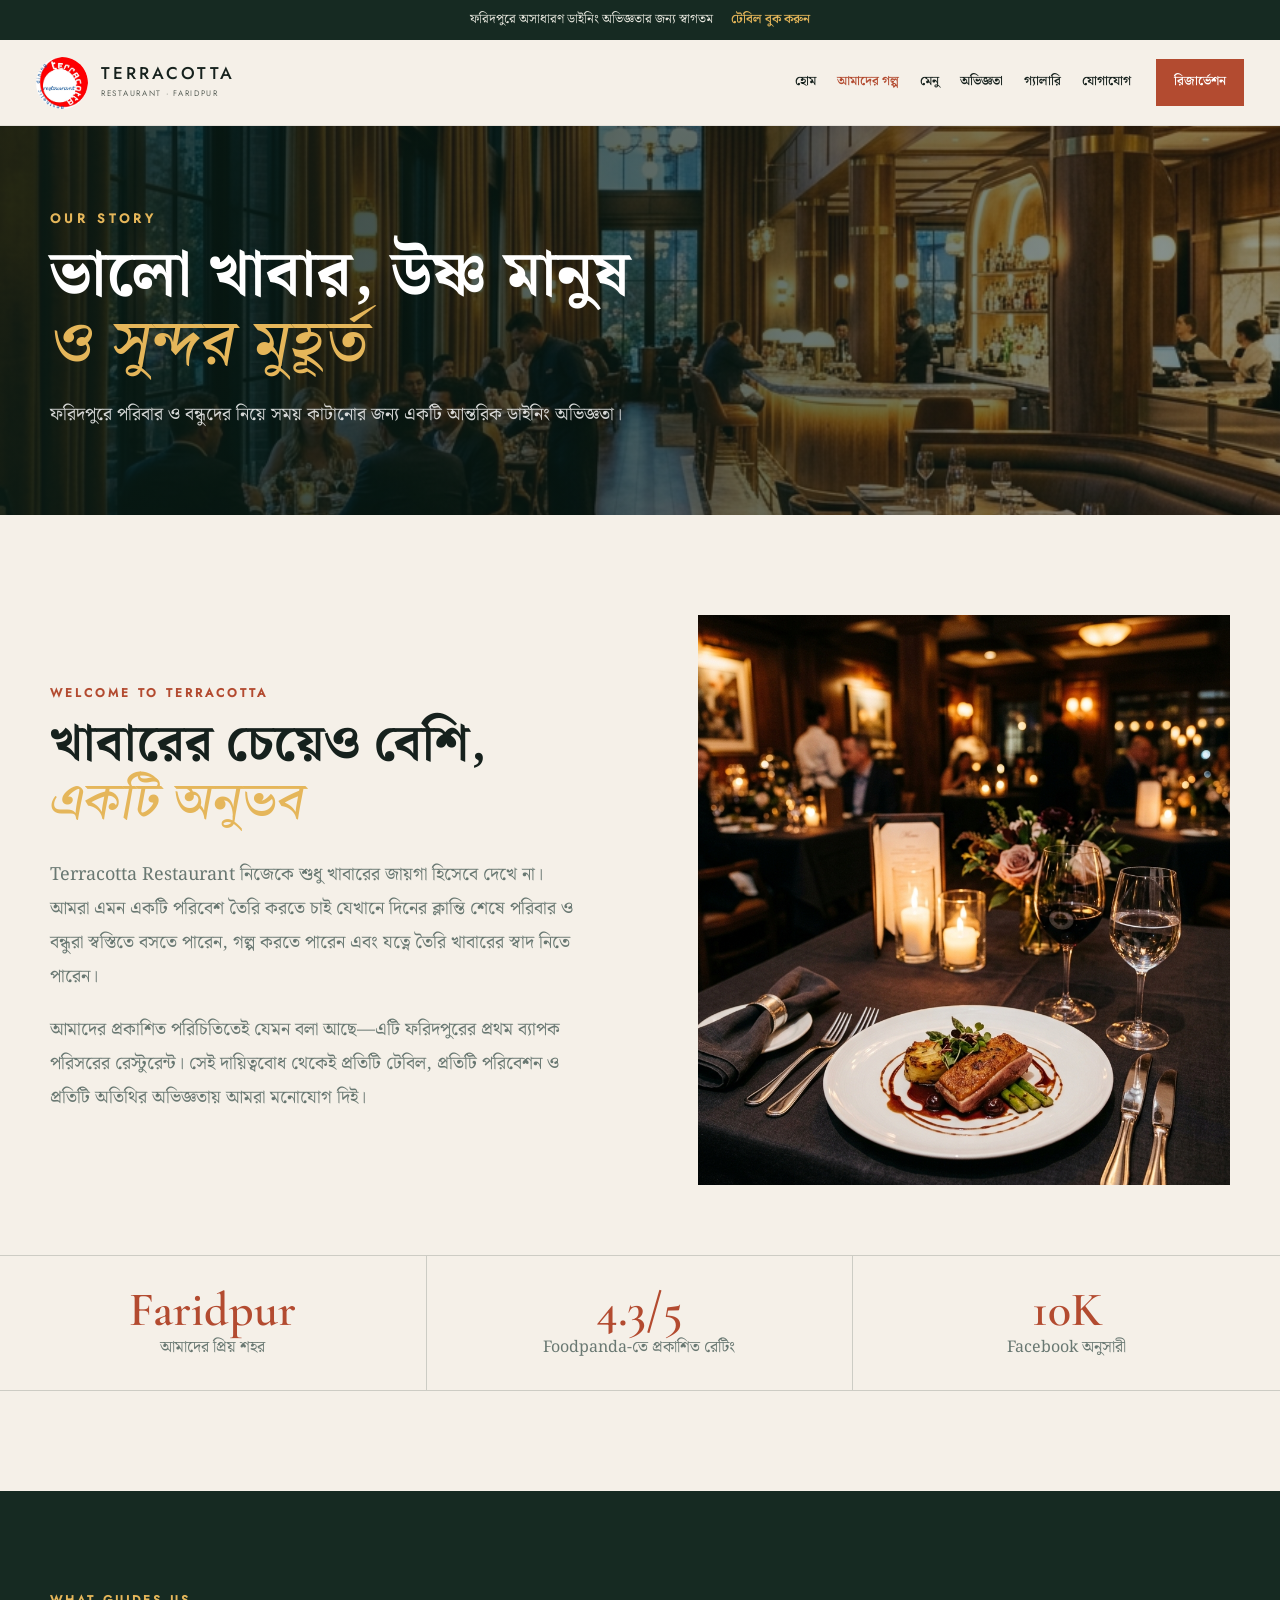
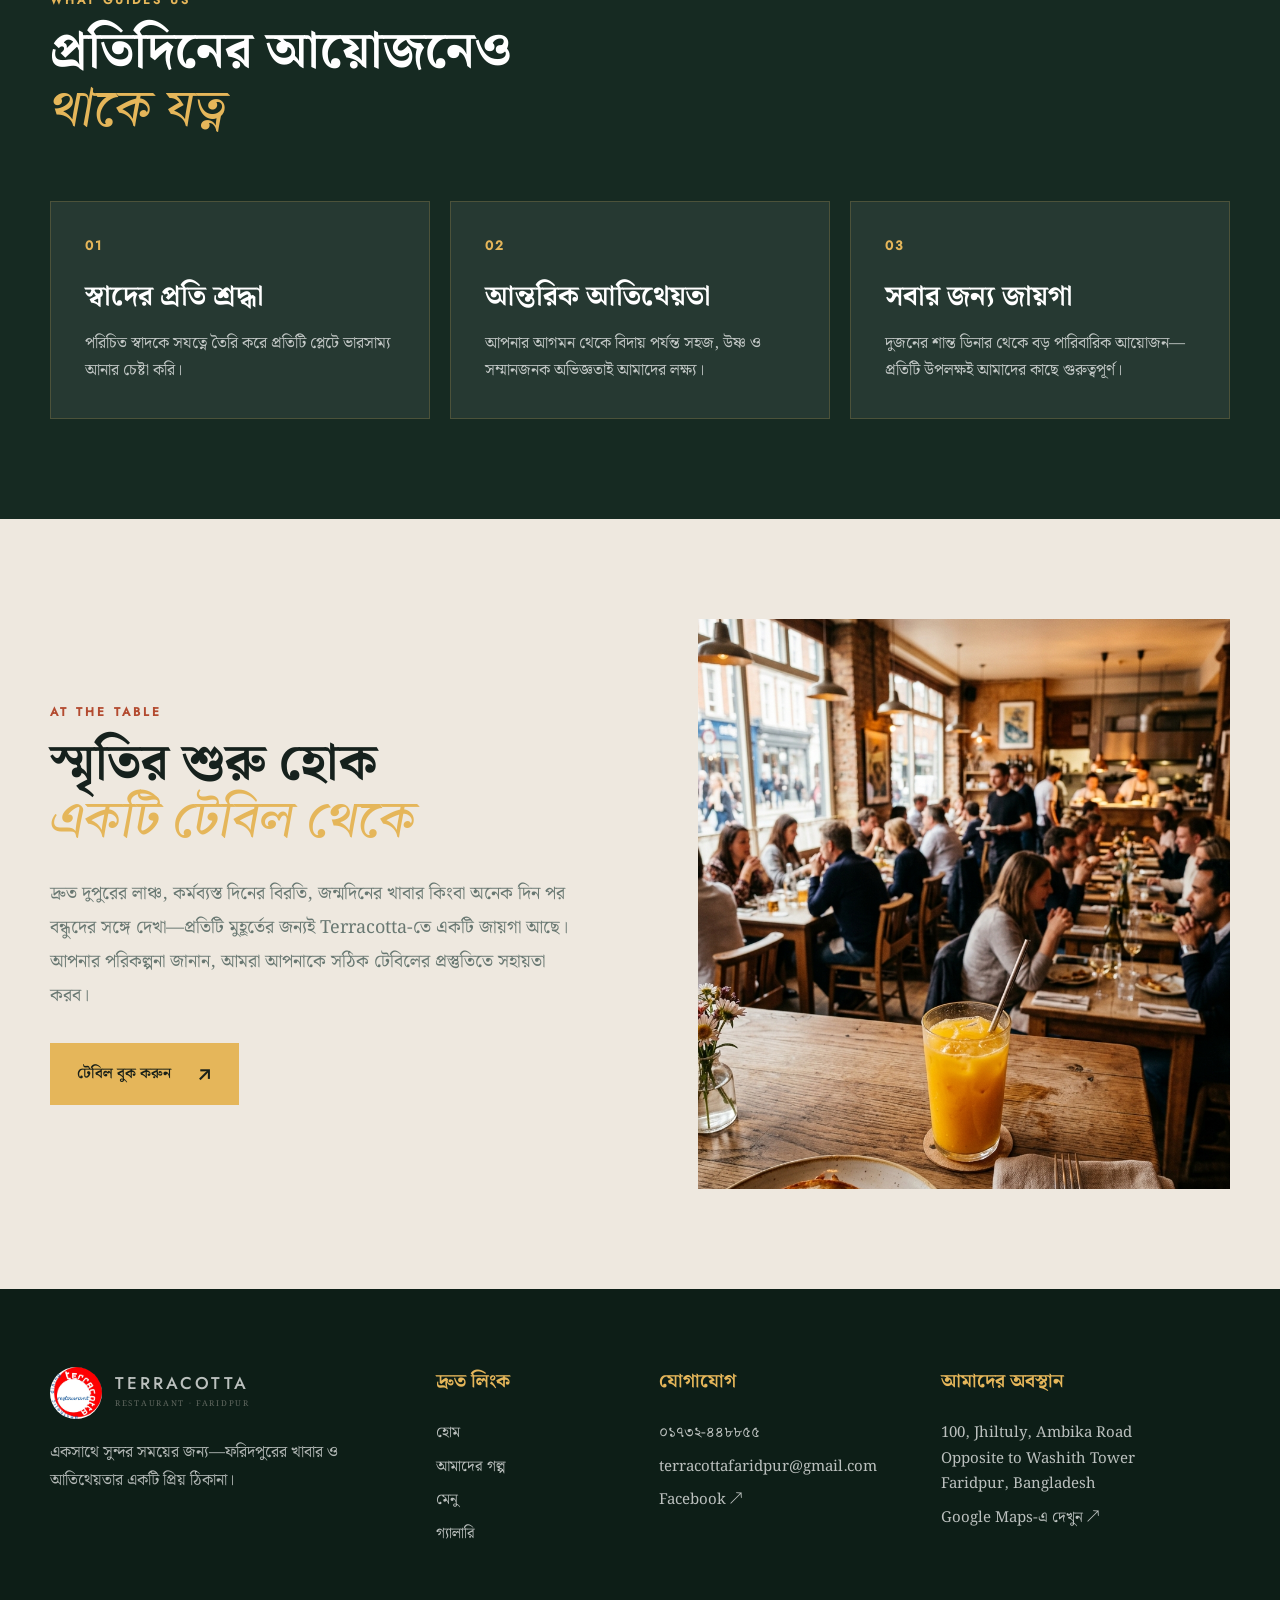
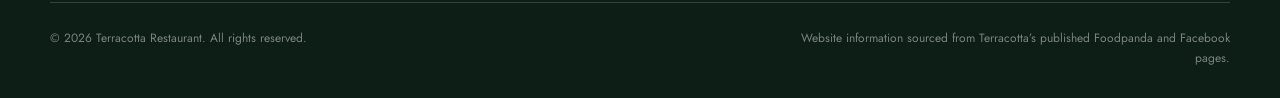
<file: about.html>
<!doctype html><html lang="bn"><head><meta charset="UTF-8"><meta name="viewport" content="width=device-width,initial-scale=1"><title>আমাদের গল্প · Terracotta</title><meta name="description" content="ফরিদপুরের Terracotta Restaurant-এর গল্প, পরিবেশ ও আতিথেয়তা।"><link rel="icon" href="assets/logo-restaurant.jpg"><link rel="stylesheet" href="styles.css"></head>
<body class="inner-page"><div class="announcement-bar">ফরিদপুরে অসাধারণ ডাইনিং অভিজ্ঞতার জন্য স্বাগতম <a href="reservation.html">টেবিল বুক করুন</a></div><header class="site-header"><div class="header-inner"><a class="brand" href="index.html"><img src="assets/logo-restaurant.jpg" alt="Terracotta logo"><span class="brand-copy"><strong>TERRACOTTA</strong><small>RESTAURANT · FARIDPUR</small></span></a><button class="mobile-menu-btn" id="mobileMenuBtn" aria-label="মেনু খুলুন" aria-expanded="false"><i></i><i></i><i></i></button><nav class="main-nav" id="navLinks"><a href="index.html">হোম</a><a class="active" href="about.html">আমাদের গল্প</a><a href="menu.html">মেনু</a><a href="experience.html">অভিজ্ঞতা</a><a href="gallery.html">গ্যালারি</a><a href="contact.html">যোগাযোগ</a><a class="nav-cta" href="reservation.html">রিজার্ভেশন</a></nav></div></header>
<main><section class="page-hero"><img src="assets/gallery-interior.jpg" alt="Terracotta-এর ডাইনিং পরিবেশ"><div class="content-width"><p class="eyebrow gold">OUR STORY</p><h1>ভালো খাবার, উষ্ণ মানুষ<br><em>ও সুন্দর মুহূর্ত</em></h1><p class="page-lead">ফরিদপুরে পরিবার ও বন্ধুদের নিয়ে সময় কাটানোর জন্য একটি আন্তরিক ডাইনিং অভিজ্ঞতা।</p></div></section>
<section class="detail-section"><div class="content-width two-column-content"><div><p class="section-kicker">WELCOME TO TERRACOTTA</p><h2>খাবারের চেয়েও বেশি,<br><em>একটি অনুভব</em></h2><p class="body-copy">Terracotta Restaurant নিজেকে শুধু খাবারের জায়গা হিসেবে দেখে না। আমরা এমন একটি পরিবেশ তৈরি করতে চাই যেখানে দিনের ক্লান্তি শেষে পরিবার ও বন্ধুরা স্বস্তিতে বসতে পারেন, গল্প করতে পারেন এবং যত্নে তৈরি খাবারের স্বাদ নিতে পারেন।</p><p class="body-copy" style="margin-top:18px">আমাদের প্রকাশিত পরিচিতিতেই যেমন বলা আছে—এটি ফরিদপুরের প্রথম ব্যাপক পরিসরের রেস্টুরেন্ট। সেই দায়িত্ববোধ থেকেই প্রতিটি টেবিল, প্রতিটি পরিবেশন ও প্রতিটি অতিথির অভিজ্ঞতায় আমরা মনোযোগ দিই।</p></div><div class="content-image"><img src="assets/gallery-fine-dining.jpg" alt="Terracotta-তে ডাইনিং"></div></div><div class="stats-strip"><div class="stat"><strong>Faridpur</strong><span>আমাদের প্রিয় শহর</span></div><div class="stat"><strong>4.3/5</strong><span>Foodpanda-তে প্রকাশিত রেটিং</span></div><div class="stat"><strong>10K</strong><span>Facebook অনুসারী</span></div></div></section>
<section class="detail-section dark"><div class="content-width"><p class="section-kicker">WHAT GUIDES US</p><h2>প্রতিদিনের আয়োজনেও<br><em>থাকে যত্ন</em></h2><div class="value-grid"><article class="value-card"><strong>01</strong><h3>স্বাদের প্রতি শ্রদ্ধা</h3><p>পরিচিত স্বাদকে সযত্নে তৈরি করে প্রতিটি প্লেটে ভারসাম্য আনার চেষ্টা করি।</p></article><article class="value-card"><strong>02</strong><h3>আন্তরিক আতিথেয়তা</h3><p>আপনার আগমন থেকে বিদায় পর্যন্ত সহজ, উষ্ণ ও সম্মানজনক অভিজ্ঞতাই আমাদের লক্ষ্য।</p></article><article class="value-card"><strong>03</strong><h3>সবার জন্য জায়গা</h3><p>দুজনের শান্ত ডিনার থেকে বড় পারিবারিক আয়োজন—প্রতিটি উপলক্ষই আমাদের কাছে গুরুত্বপূর্ণ।</p></article></div></div></section>
<section class="detail-section alt"><div class="content-width two-column-content image-right"><div><p class="section-kicker">AT THE TABLE</p><h2>স্মৃতির শুরু হোক<br><em>একটি টেবিল থেকে</em></h2><p class="body-copy">দ্রুত দুপুরের লাঞ্চ, কর্মব্যস্ত দিনের বিরতি, জন্মদিনের খাবার কিংবা অনেক দিন পর বন্ধুদের সঙ্গে দেখা—প্রতিটি মুহূর্তের জন্যই Terracotta-তে একটি জায়গা আছে। আপনার পরিকল্পনা জানান, আমরা আপনাকে সঠিক টেবিলের প্রস্তুতিতে সহায়তা করব।</p><a class="button button-gold" style="margin-top:30px" href="reservation.html">টেবিল বুক করুন <span>↗</span></a></div><div class="content-image"><img src="assets/gallery-casual.jpg" alt="Terracotta-এর টেবিল সেটিং"></div></div></section></main>
<footer class="site-footer site-footer-rich"><div class="footer-grid content-width"><div class="footer-brand"><a class="brand" href="index.html"><img src="assets/logo-restaurant.jpg" alt="Terracotta logo"><span class="brand-copy"><strong>TERRACOTTA</strong><small>RESTAURANT · FARIDPUR</small></span></a><p>একসাথে সুন্দর সময়ের জন্য—ফরিদপুরের খাবার ও আতিথেয়তার একটি প্রিয় ঠিকানা।</p></div><div><h3>দ্রুত লিংক</h3><a href="index.html">হোম</a><a href="about.html">আমাদের গল্প</a><a href="menu.html">মেনু</a><a href="gallery.html">গ্যালারি</a></div><div><h3>যোগাযোগ</h3><a href="tel:+8801732448855">০১৭৩২-৪৪৮৮৫৫</a><a href="mailto:terracottafaridpur@gmail.com">terracottafaridpur@gmail.com</a><a href="https://www.facebook.com/profile.php?id=100063638885169" target="_blank" rel="noopener">Facebook ↗</a></div><div><h3>আমাদের অবস্থান</h3><p>100, Jhiltuly, Ambika Road<br>Opposite to Washith Tower<br>Faridpur, Bangladesh</p><a href="https://maps.app.goo.gl/ciB4F9gbJDZogEp39?g_st=ic" target="_blank" rel="noopener">Google Maps-এ দেখুন ↗</a></div></div><div class="footer-bottom content-width"><span>© <span class="current-year">2026</span> Terracotta Restaurant. All rights reserved.</span><span>Website information sourced from Terracotta’s published Foodpanda and Facebook pages.</span></div></footer><script src="js/main.js"></script></body></html>
</file>
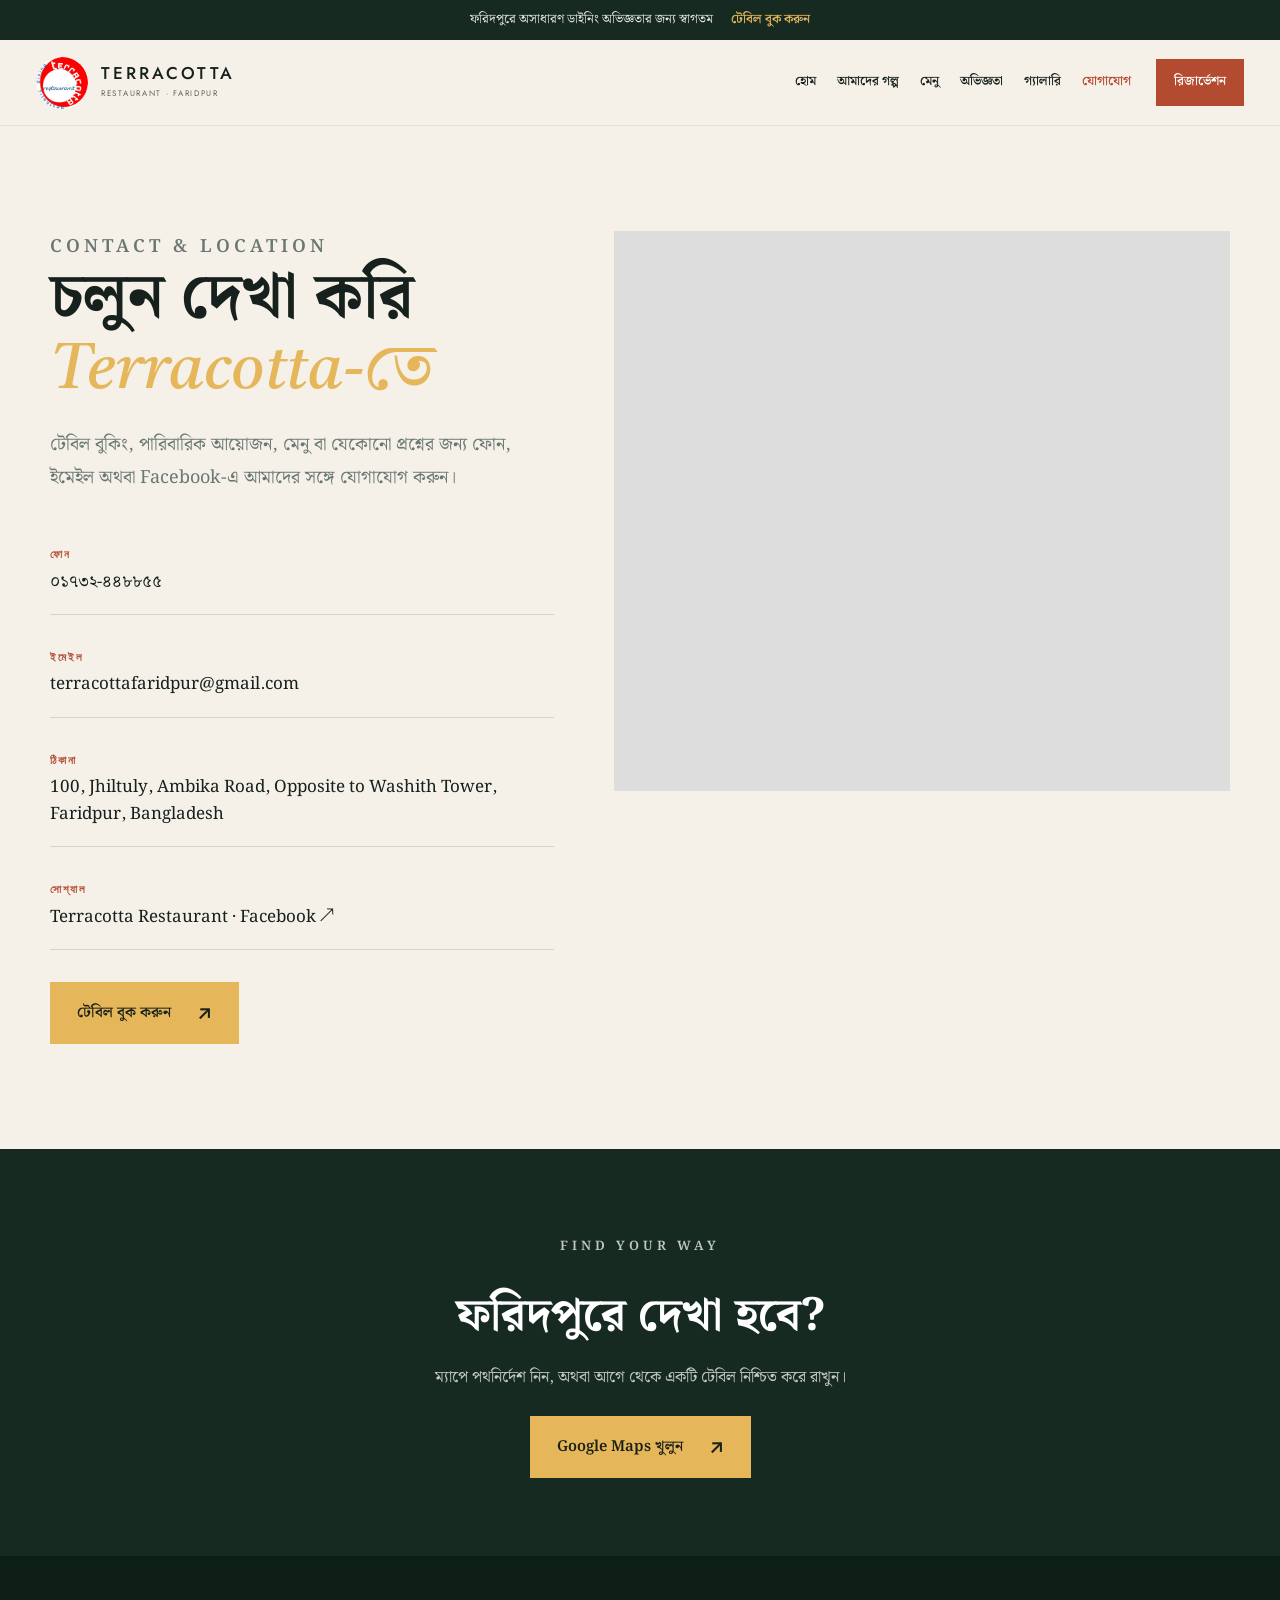
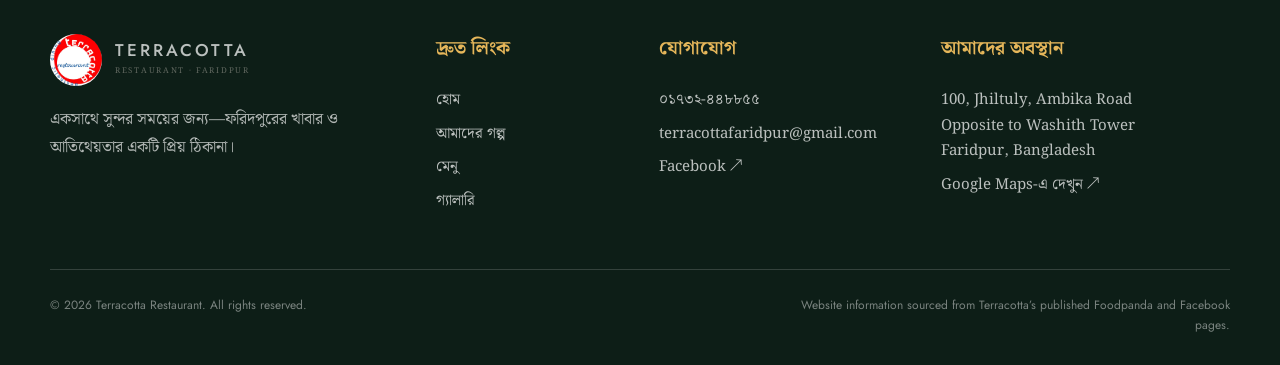
<file: contact.html>
<!doctype html><html lang="bn"><head><meta charset="UTF-8"><meta name="viewport" content="width=device-width,initial-scale=1"><title>যোগাযোগ · Terracotta</title><meta name="description" content="Terracotta Restaurant-এর ঠিকানা, ফোন, ইমেইল ও অবস্থান।"><link rel="icon" href="assets/logo-restaurant.jpg"><link rel="stylesheet" href="styles.css"></head><body class="inner-page"><div class="announcement-bar">ফরিদপুরে অসাধারণ ডাইনিং অভিজ্ঞতার জন্য স্বাগতম <a href="reservation.html">টেবিল বুক করুন</a></div><header class="site-header"><div class="header-inner"><a class="brand" href="index.html"><img src="assets/logo-restaurant.jpg" alt="Terracotta logo"><span class="brand-copy"><strong>TERRACOTTA</strong><small>RESTAURANT · FARIDPUR</small></span></a><button class="mobile-menu-btn" id="mobileMenuBtn" aria-label="মেনু খুলুন" aria-expanded="false"><i></i><i></i><i></i></button><nav class="main-nav" id="navLinks"><a href="index.html">হোম</a><a href="about.html">আমাদের গল্প</a><a href="menu.html">মেনু</a><a href="experience.html">অভিজ্ঞতা</a><a href="gallery.html">গ্যালারি</a><a class="active" href="contact.html">যোগাযোগ</a><a class="nav-cta" href="reservation.html">রিজার্ভেশন</a></nav></div></header><main><section class="contact-layout content-width"><div class="contact-details"><p class="eyebrow terracotta">CONTACT &amp; LOCATION</p><h1>চলুন দেখা করি<br><em>Terracotta-তে</em></h1><p>টেবিল বুকিং, পারিবারিক আয়োজন, মেনু বা যেকোনো প্রশ্নের জন্য ফোন, ইমেইল অথবা Facebook-এ আমাদের সঙ্গে যোগাযোগ করুন।</p><div class="contact-list"><div><b>ফোন</b><a href="tel:+8801732448855">০১৭৩২-৪৪৮৮৫৫</a></div><div><b>ইমেইল</b><a href="mailto:terracottafaridpur@gmail.com">terracottafaridpur@gmail.com</a></div><div><b>ঠিকানা</b><span>100, Jhiltuly, Ambika Road, Opposite to Washith Tower, Faridpur, Bangladesh</span></div><div><b>সোশ্যাল</b><a target="_blank" rel="noopener" href="https://www.facebook.com/profile.php?id=100063638885169">Terracotta Restaurant · Facebook ↗</a></div></div><a class="button button-gold" style="margin-top:32px" href="reservation.html">টেবিল বুক করুন <span>↗</span></a></div><iframe class="map-frame" title="Terracotta Restaurant location" loading="lazy" referrerpolicy="no-referrer-when-downgrade" src="https://www.google.com/maps?q=Terracotta%20Restaurant%2C%20100%20Jhiltuly%2C%20Ambika%20Road%2C%20Faridpur%2C%20Bangladesh&output=embed"></iframe></section><section class="contact-cta"><div class="content-width"><p class="eyebrow gold">FIND YOUR WAY</p><h2>ফরিদপুরে দেখা হবে?</h2><p>ম্যাপে পথনির্দেশ নিন, অথবা আগে থেকে একটি টেবিল নিশ্চিত করে রাখুন।</p><a class="button button-gold" target="_blank" rel="noopener" href="https://maps.app.goo.gl/ciB4F9gbJDZogEp39?g_st=ic">Google Maps খুলুন <span>↗</span></a></div></section></main><footer class="site-footer site-footer-rich"><div class="footer-grid content-width"><div class="footer-brand"><a class="brand" href="index.html"><img src="assets/logo-restaurant.jpg" alt="Terracotta logo"><span class="brand-copy"><strong>TERRACOTTA</strong><small>RESTAURANT · FARIDPUR</small></span></a><p>একসাথে সুন্দর সময়ের জন্য—ফরিদপুরের খাবার ও আতিথেয়তার একটি প্রিয় ঠিকানা।</p></div><div><h3>দ্রুত লিংক</h3><a href="index.html">হোম</a><a href="about.html">আমাদের গল্প</a><a href="menu.html">মেনু</a><a href="gallery.html">গ্যালারি</a></div><div><h3>যোগাযোগ</h3><a href="tel:+8801732448855">০১৭৩২-৪৪৮৮৫৫</a><a href="mailto:terracottafaridpur@gmail.com">terracottafaridpur@gmail.com</a><a href="https://www.facebook.com/profile.php?id=100063638885169" target="_blank" rel="noopener">Facebook ↗</a></div><div><h3>আমাদের অবস্থান</h3><p>100, Jhiltuly, Ambika Road<br>Opposite to Washith Tower<br>Faridpur, Bangladesh</p><a href="https://maps.app.goo.gl/ciB4F9gbJDZogEp39?g_st=ic" target="_blank" rel="noopener">Google Maps-এ দেখুন ↗</a></div></div><div class="footer-bottom content-width"><span>© <span class="current-year">2026</span> Terracotta Restaurant. All rights reserved.</span><span>Website information sourced from Terracotta’s published Foodpanda and Facebook pages.</span></div></footer><script src="js/main.js"></script></body></html>
</file>
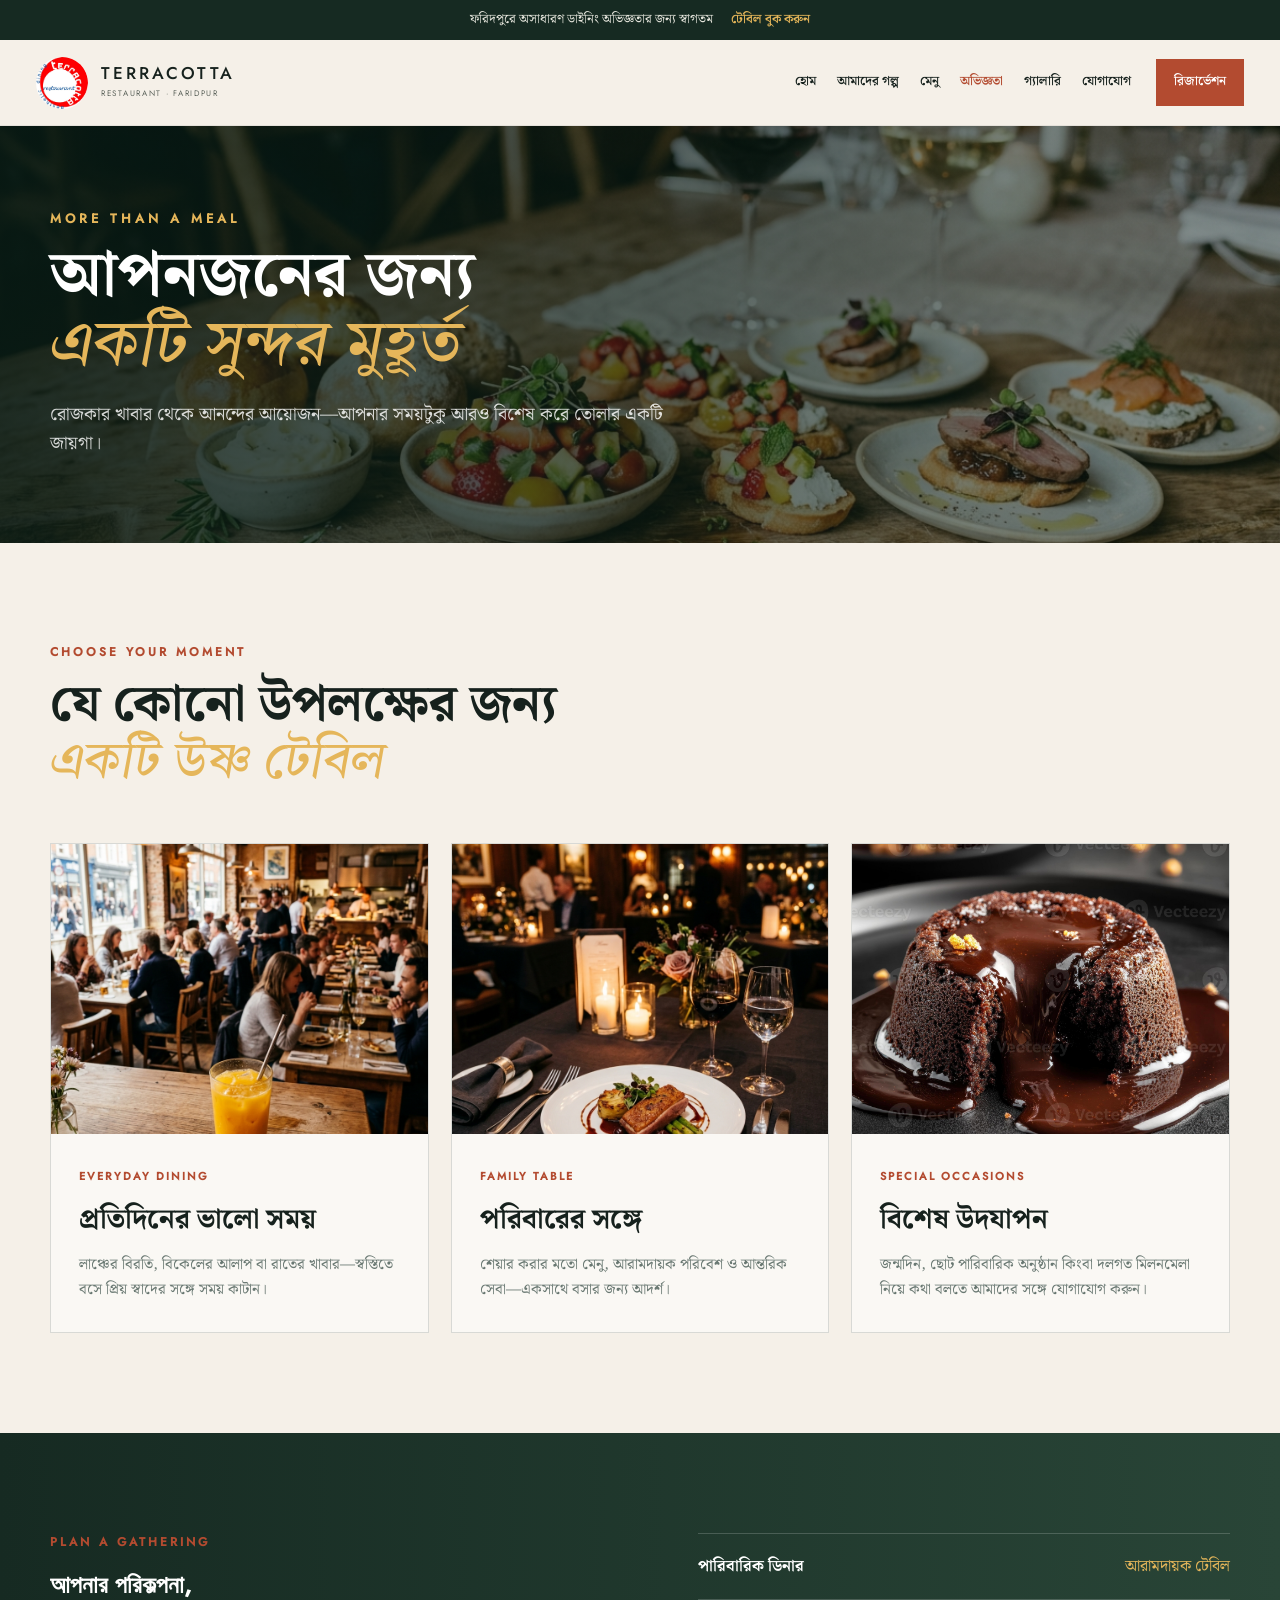
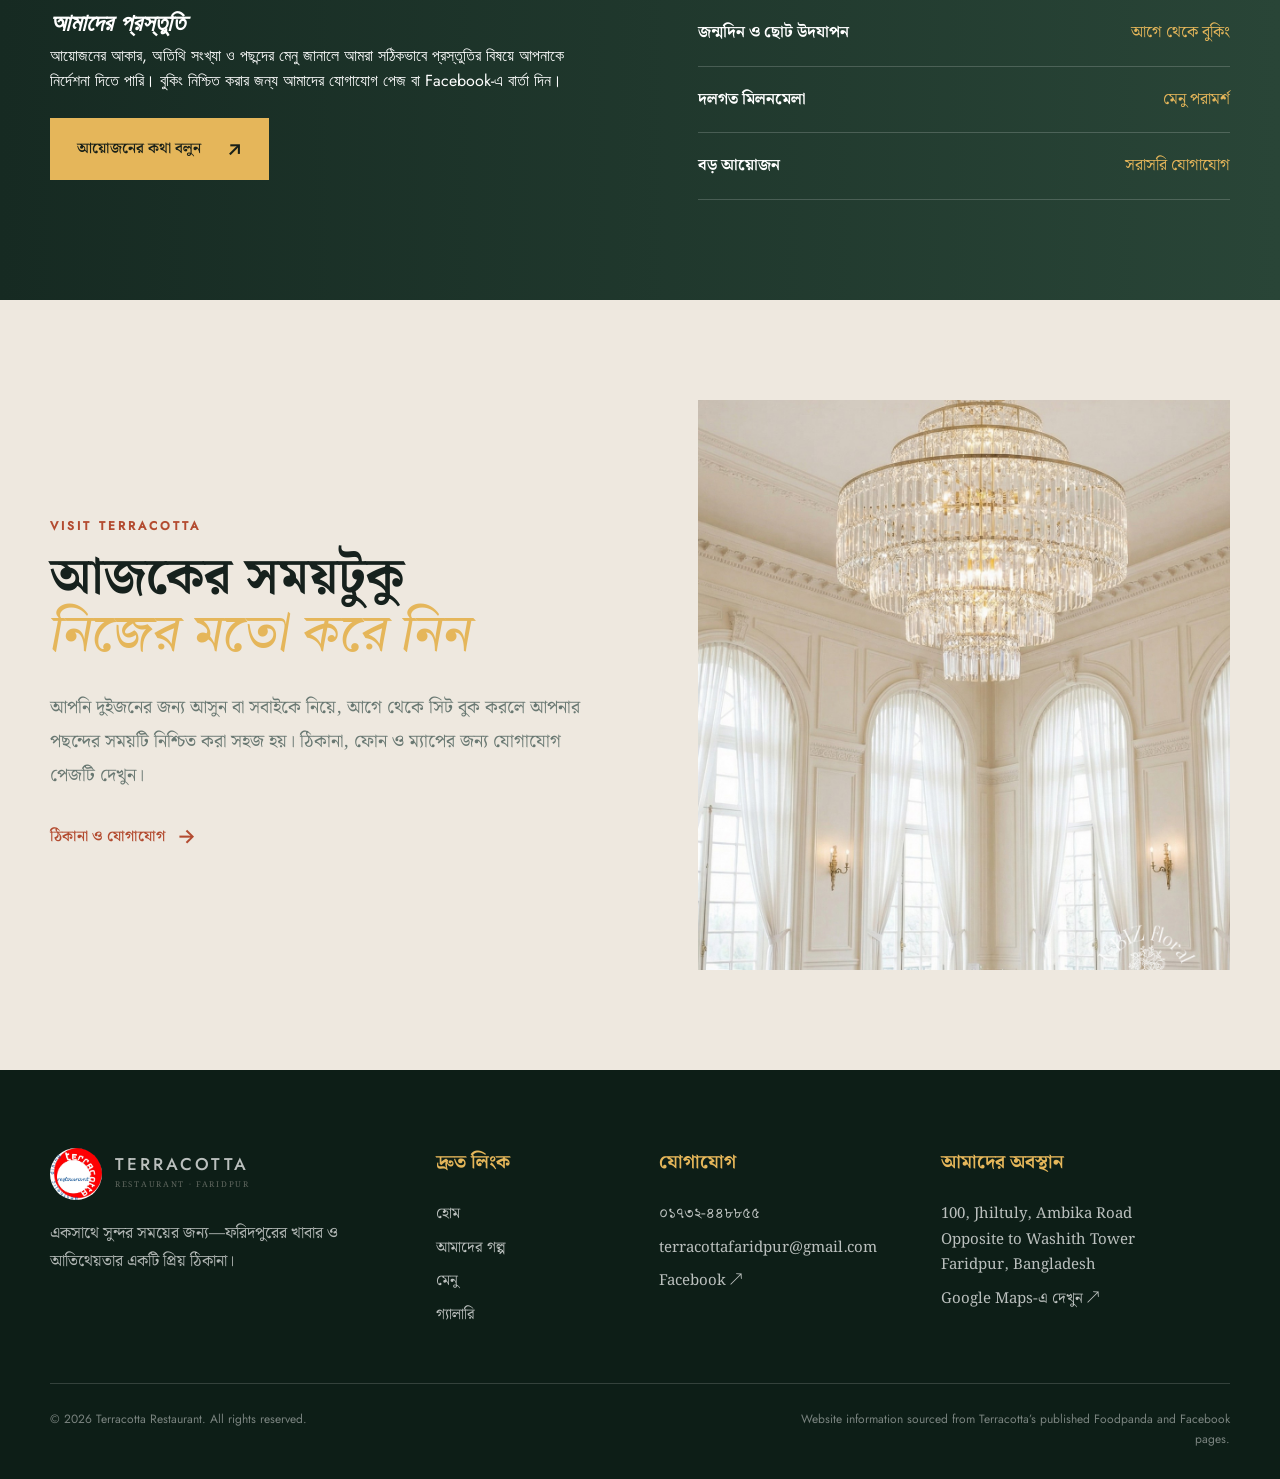
<file: experience.html>
<!doctype html><html lang="bn"><head><meta charset="UTF-8"><meta name="viewport" content="width=device-width,initial-scale=1"><title>অভিজ্ঞতা · Terracotta</title><meta name="description" content="Terracotta Restaurant-এ ডাইনিং, পারিবারিক আয়োজন ও বিশেষ মুহূর্ত।"><link rel="icon" href="assets/logo-restaurant.jpg"><link rel="stylesheet" href="styles.css"></head><body class="inner-page"><div class="announcement-bar">ফরিদপুরে অসাধারণ ডাইনিং অভিজ্ঞতার জন্য স্বাগতম <a href="reservation.html">টেবিল বুক করুন</a></div><header class="site-header"><div class="header-inner"><a class="brand" href="index.html"><img src="assets/logo-restaurant.jpg" alt="Terracotta logo"><span class="brand-copy"><strong>TERRACOTTA</strong><small>RESTAURANT · FARIDPUR</small></span></a><button class="mobile-menu-btn" id="mobileMenuBtn" aria-label="মেনু খুলুন" aria-expanded="false"><i></i><i></i><i></i></button><nav class="main-nav" id="navLinks"><a href="index.html">হোম</a><a href="about.html">আমাদের গল্প</a><a href="menu.html">মেনু</a><a class="active" href="experience.html">অভিজ্ঞতা</a><a href="gallery.html">গ্যালারি</a><a href="contact.html">যোগাযোগ</a><a class="nav-cta" href="reservation.html">রিজার্ভেশন</a></nav></div></header><main><section class="page-hero"><img src="assets/event-board.jpg" alt="Terracotta special occasion"><div class="content-width"><p class="eyebrow gold">MORE THAN A MEAL</p><h1>আপনজনের জন্য<br><em>একটি সুন্দর মুহূর্ত</em></h1><p class="page-lead">রোজকার খাবার থেকে আনন্দের আয়োজন—আপনার সময়টুকু আরও বিশেষ করে তোলার একটি জায়গা।</p></div></section><section class="detail-section"><div class="content-width"><p class="section-kicker">CHOOSE YOUR MOMENT</p><h2>যে কোনো উপলক্ষের জন্য<br><em>একটি উষ্ণ টেবিল</em></h2><div class="experience-cards"><article class="experience-card"><img src="assets/gallery-casual.jpg" alt="Everyday dining"><div><span>EVERYDAY DINING</span><h3>প্রতিদিনের ভালো সময়</h3><p>লাঞ্চের বিরতি, বিকেলের আলাপ বা রাতের খাবার—স্বস্তিতে বসে প্রিয় স্বাদের সঙ্গে সময় কাটান।</p></div></article><article class="experience-card"><img src="assets/gallery-fine-dining.jpg" alt="Family dining"><div><span>FAMILY TABLE</span><h3>পরিবারের সঙ্গে</h3><p>শেয়ার করার মতো মেনু, আরামদায়ক পরিবেশ ও আন্তরিক সেবা—একসাথে বসার জন্য আদর্শ।</p></div></article><article class="experience-card"><img src="assets/banquet-hall.jpg" alt="Special event"><div><span>SPECIAL OCCASIONS</span><h3>বিশেষ উদযাপন</h3><p>জন্মদিন, ছোট পারিবারিক অনুষ্ঠান কিংবা দলগত মিলনমেলা নিয়ে কথা বলতে আমাদের সঙ্গে যোগাযোগ করুন।</p></div></article></div></div></section><section class="event-band"><div class="content-width two-column-content"><div><p class="section-kicker">PLAN A GATHERING</p><h2>আপনার পরিকল্পনা,<br><em>আমাদের প্রস্তুতি</em></h2><p class="body-copy">আয়োজনের আকার, অতিথি সংখ্যা ও পছন্দের মেনু জানালে আমরা সঠিকভাবে প্রস্তুতির বিষয়ে আপনাকে নির্দেশনা দিতে পারি। বুকিং নিশ্চিত করার জন্য আমাদের যোগাযোগ পেজ বা Facebook-এ বার্তা দিন।</p><a class="button button-gold" href="reservation.html">আয়োজনের কথা বলুন <span>↗</span></a></div><div class="event-list"><div><b>পারিবারিক ডিনার</b><span>আরামদায়ক টেবিল</span></div><div><b>জন্মদিন ও ছোট উদযাপন</b><span>আগে থেকে বুকিং</span></div><div><b>দলগত মিলনমেলা</b><span>মেনু পরামর্শ</span></div><div><b>বড় আয়োজন</b><span>সরাসরি যোগাযোগ</span></div></div></div></section><section class="detail-section alt"><div class="content-width two-column-content image-right"><div><p class="section-kicker">VISIT TERRACOTTA</p><h2>আজকের সময়টুকু<br><em>নিজের মতো করে নিন</em></h2><p class="body-copy">আপনি দুইজনের জন্য আসুন বা সবাইকে নিয়ে, আগে থেকে সিট বুক করলে আপনার পছন্দের সময়টি নিশ্চিত করা সহজ হয়। ঠিকানা, ফোন ও ম্যাপের জন্য যোগাযোগ পেজটি দেখুন।</p><a class="text-link terracotta-link" style="margin-top:28px" href="contact.html">ঠিকানা ও যোগাযোগ <span>→</span></a></div><div class="content-image"><img src="assets/gallery-daylight.jpg" alt="Terracotta restaurant interior"></div></div></section></main><footer class="site-footer site-footer-rich"><div class="footer-grid content-width"><div class="footer-brand"><a class="brand" href="index.html"><img src="assets/logo-restaurant.jpg" alt="Terracotta logo"><span class="brand-copy"><strong>TERRACOTTA</strong><small>RESTAURANT · FARIDPUR</small></span></a><p>একসাথে সুন্দর সময়ের জন্য—ফরিদপুরের খাবার ও আতিথেয়তার একটি প্রিয় ঠিকানা।</p></div><div><h3>দ্রুত লিংক</h3><a href="index.html">হোম</a><a href="about.html">আমাদের গল্প</a><a href="menu.html">মেনু</a><a href="gallery.html">গ্যালারি</a></div><div><h3>যোগাযোগ</h3><a href="tel:+8801732448855">০১৭৩২-৪৪৮৮৫৫</a><a href="mailto:terracottafaridpur@gmail.com">terracottafaridpur@gmail.com</a><a href="https://www.facebook.com/profile.php?id=100063638885169" target="_blank" rel="noopener">Facebook ↗</a></div><div><h3>আমাদের অবস্থান</h3><p>100, Jhiltuly, Ambika Road<br>Opposite to Washith Tower<br>Faridpur, Bangladesh</p><a href="https://maps.app.goo.gl/ciB4F9gbJDZogEp39?g_st=ic" target="_blank" rel="noopener">Google Maps-এ দেখুন ↗</a></div></div><div class="footer-bottom content-width"><span>© <span class="current-year">2026</span> Terracotta Restaurant. All rights reserved.</span><span>Website information sourced from Terracotta’s published Foodpanda and Facebook pages.</span></div></footer><script src="js/main.js"></script></body></html>
</file>
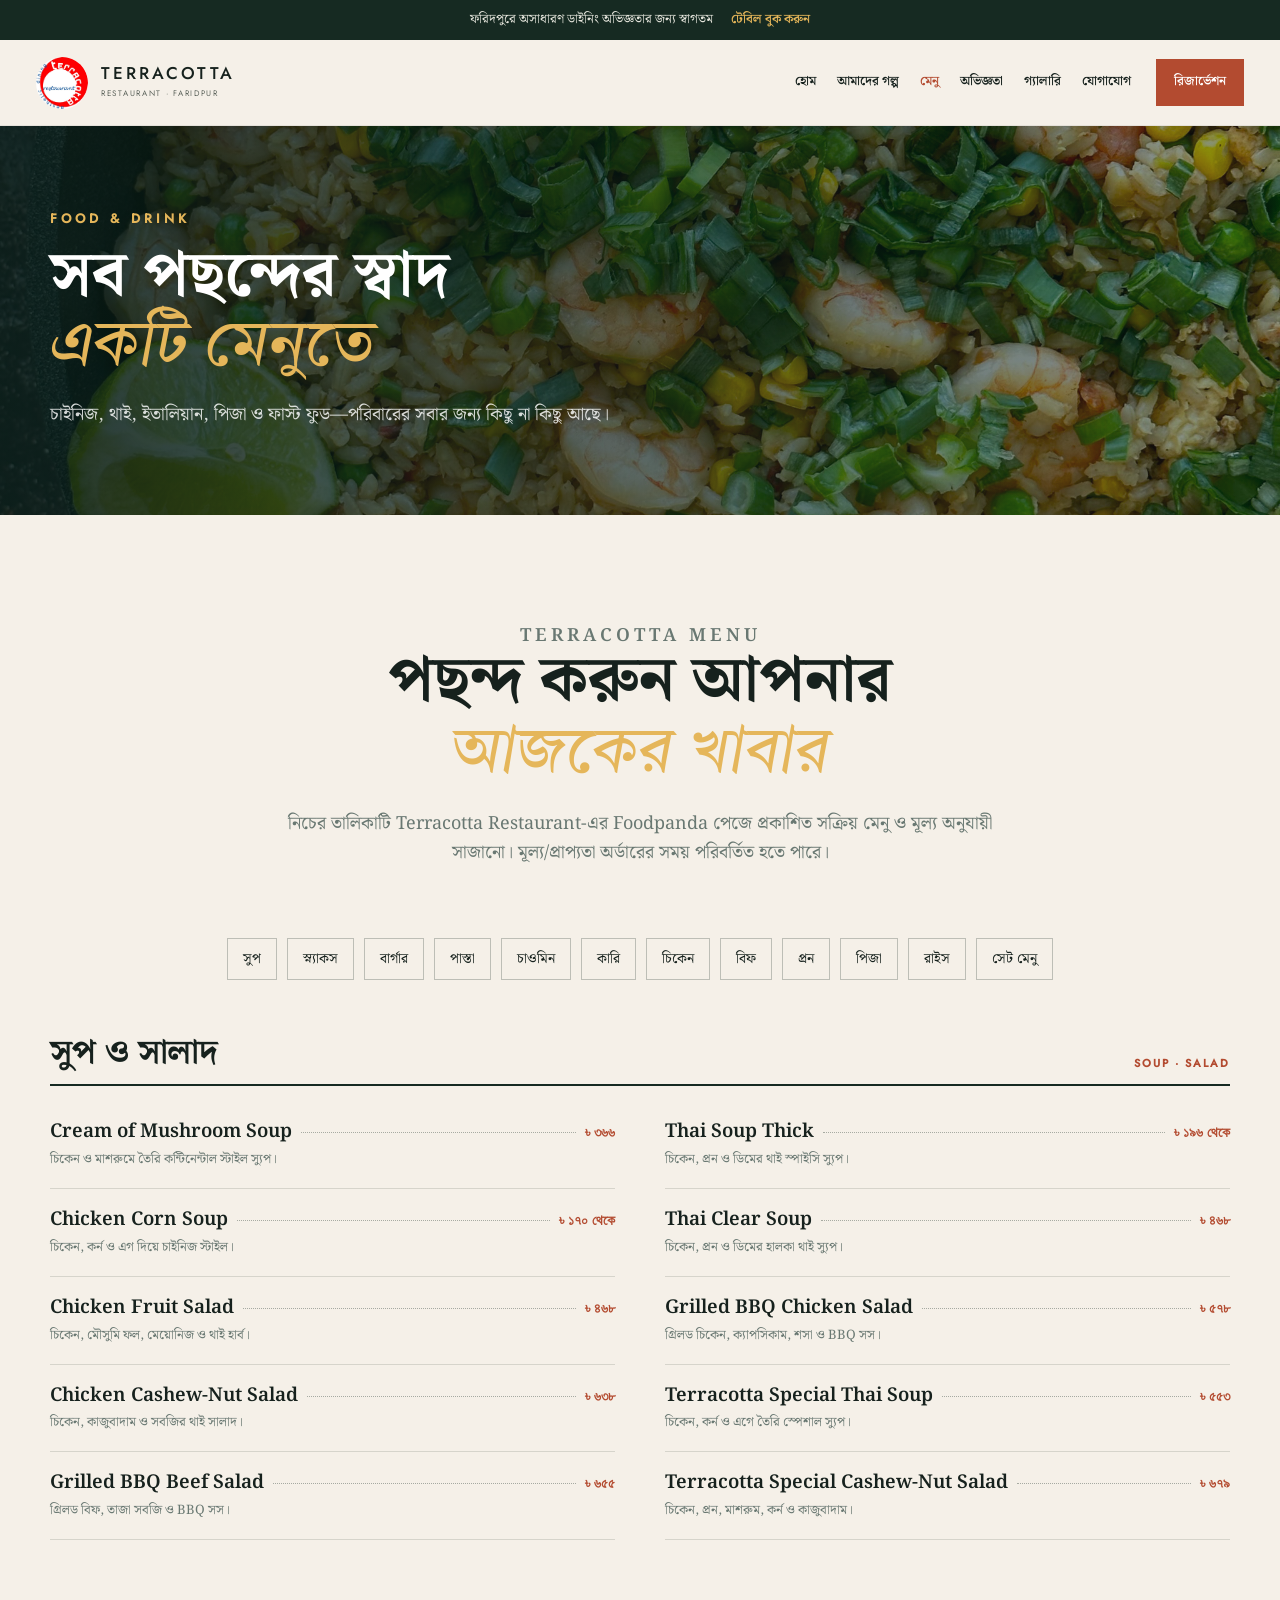
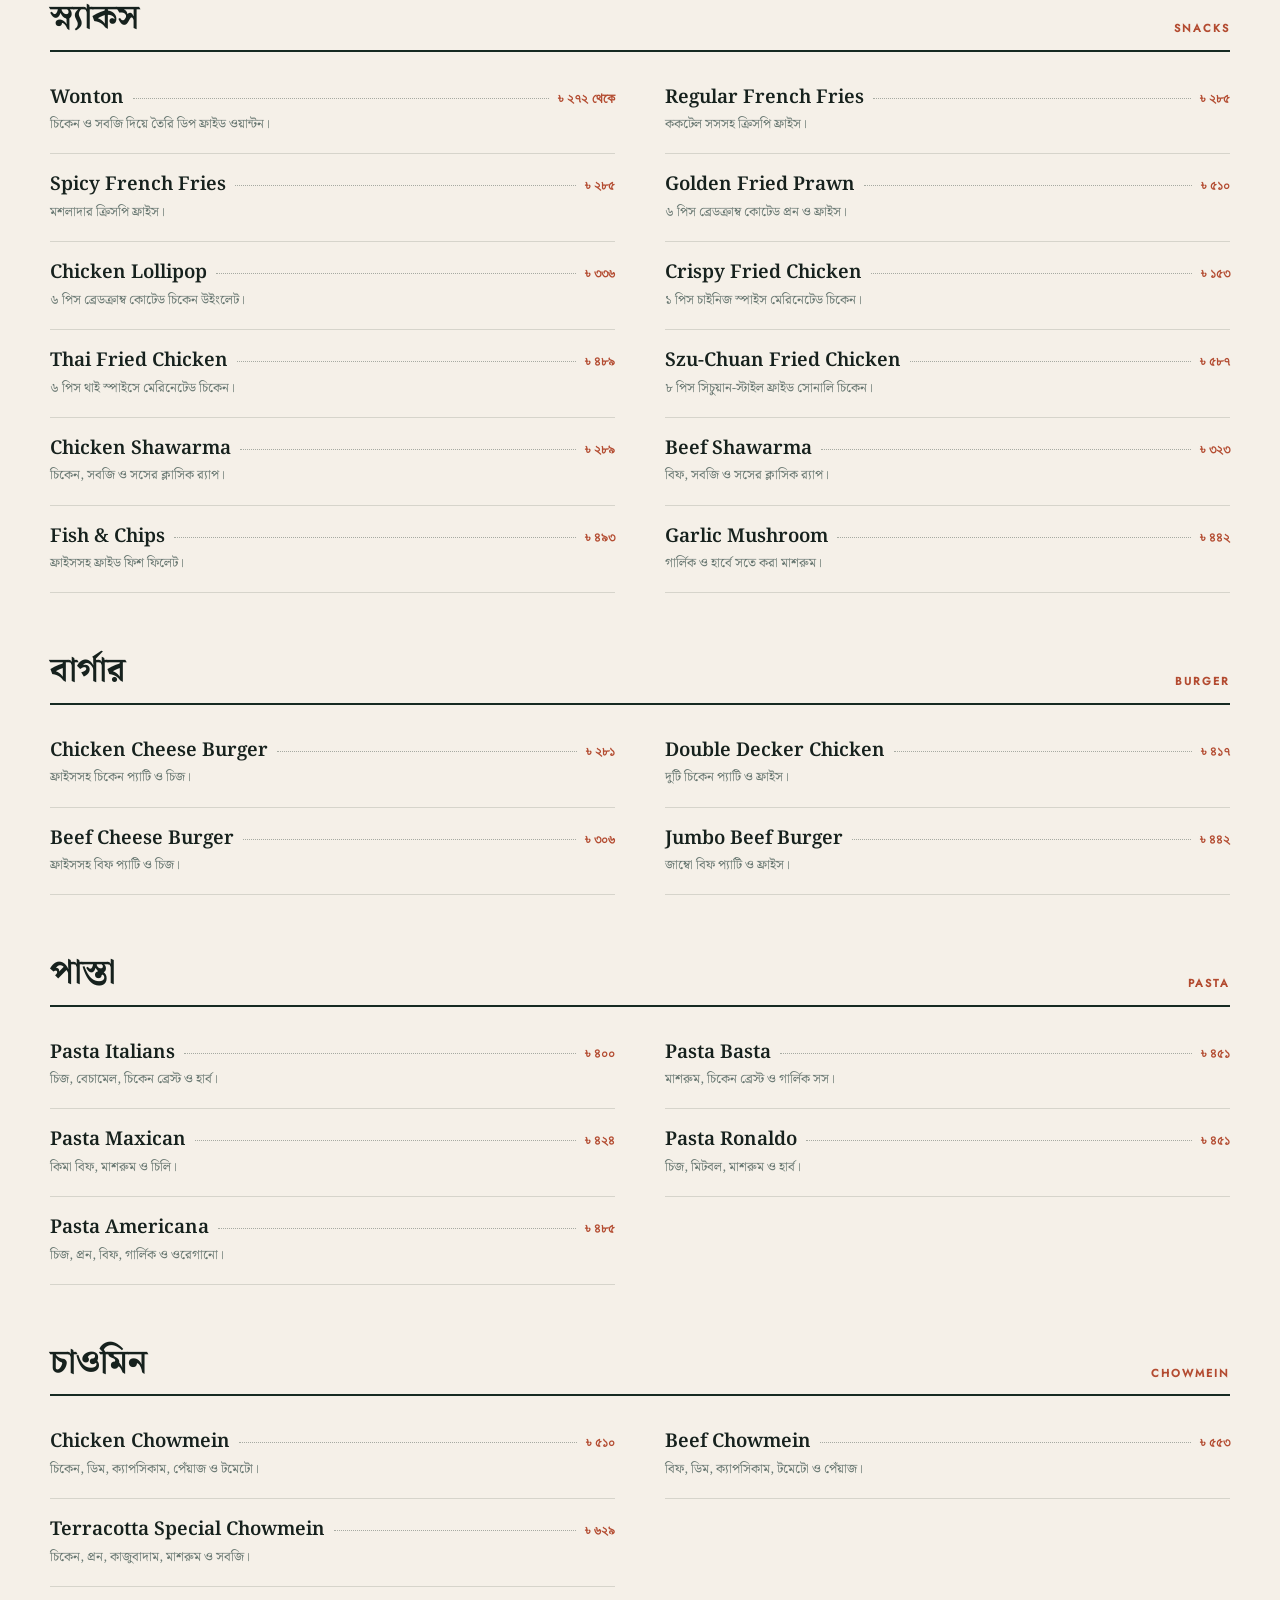
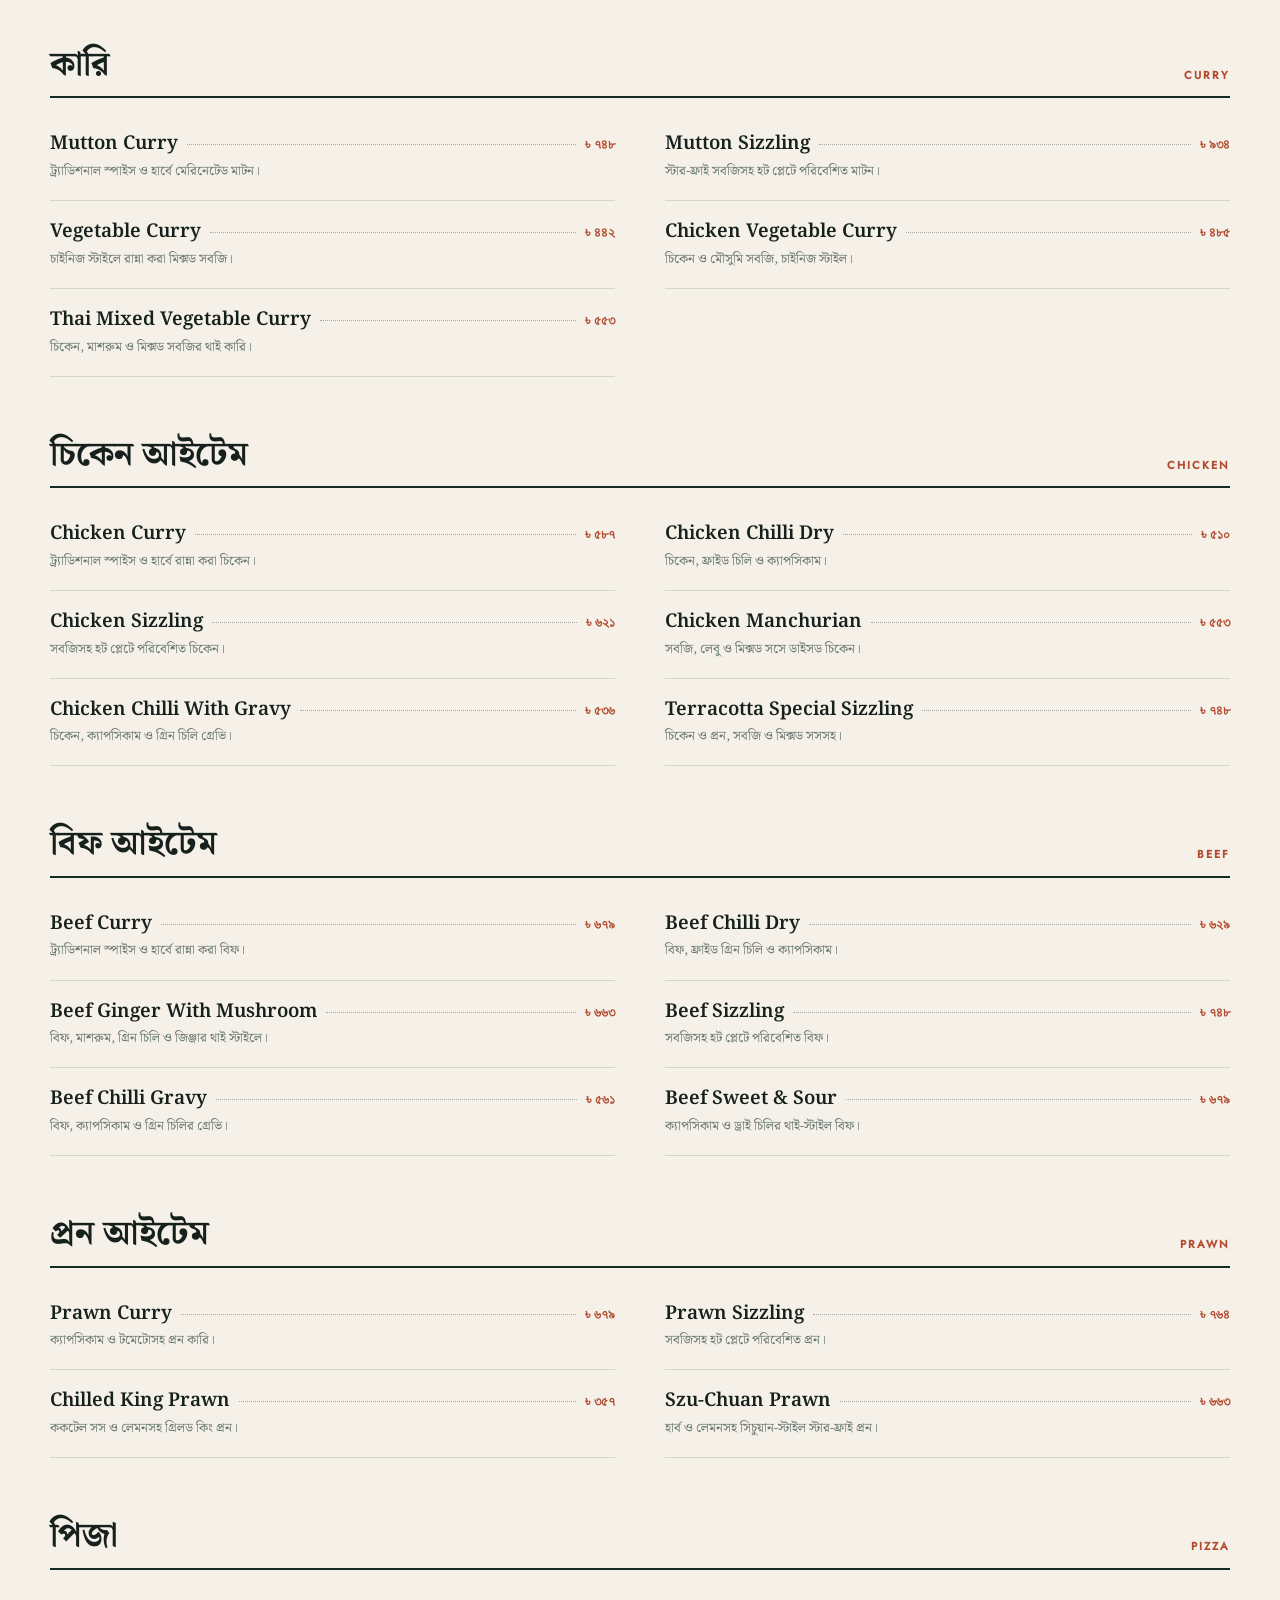
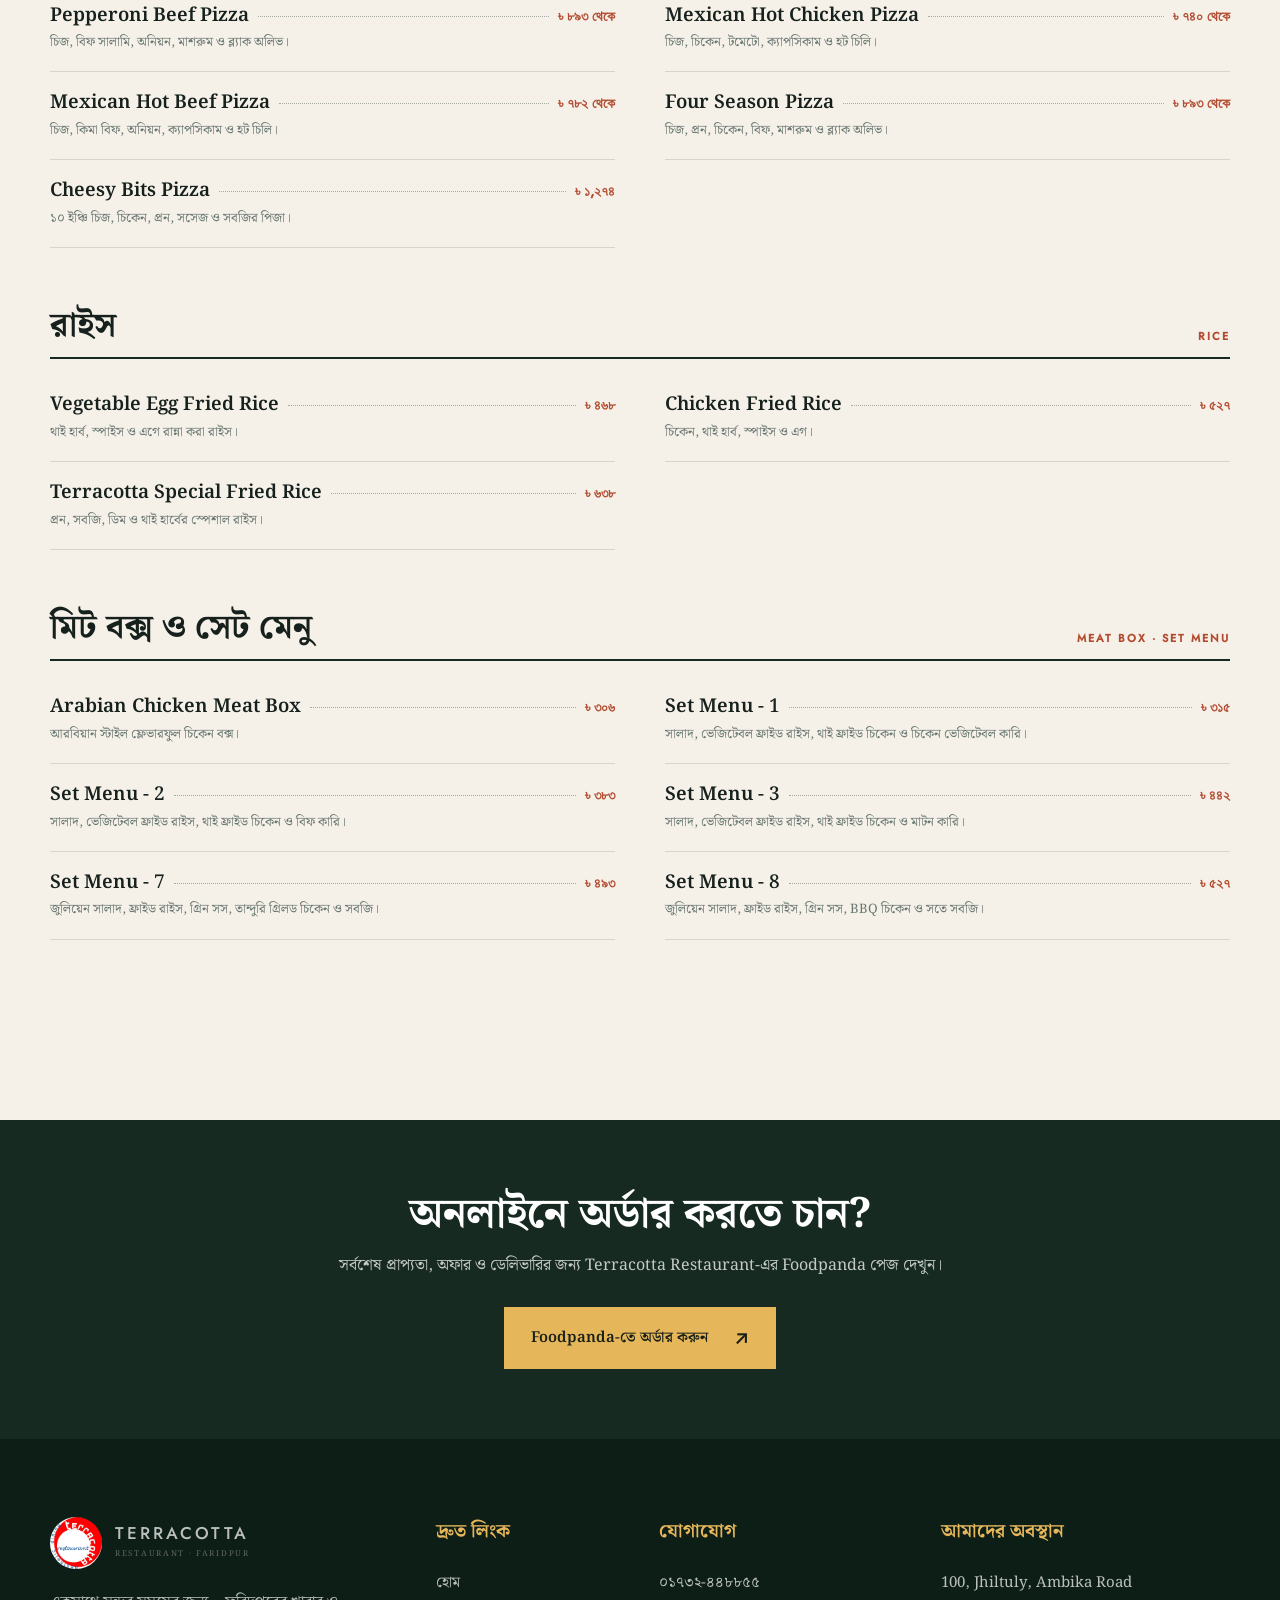
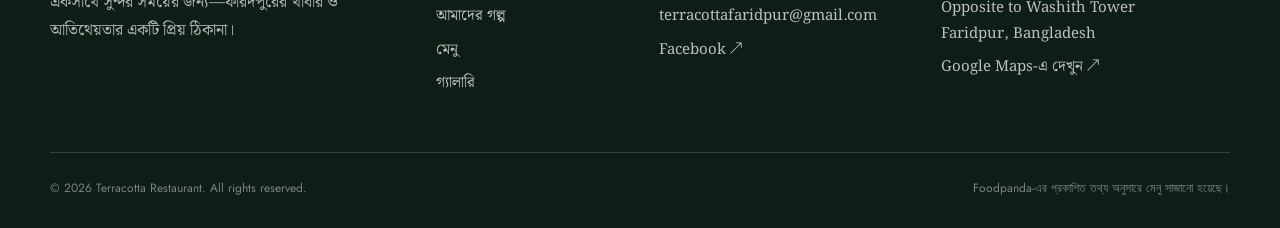
<file: menu.html>
<!doctype html><html lang="bn"><head><meta charset="UTF-8"><meta name="viewport" content="width=device-width,initial-scale=1"><title>মেনু · Terracotta</title><meta name="description" content="Terracotta Restaurant-এর প্রকাশিত Foodpanda মেনু ও মূল্য।"><link rel="icon" href="assets/logo-restaurant.jpg"><link rel="stylesheet" href="styles.css"></head><body class="inner-page"><div class="announcement-bar">ফরিদপুরে অসাধারণ ডাইনিং অভিজ্ঞতার জন্য স্বাগতম <a href="reservation.html">টেবিল বুক করুন</a></div><header class="site-header"><div class="header-inner"><a class="brand" href="index.html"><img src="assets/logo-restaurant.jpg" alt="Terracotta logo"><span class="brand-copy"><strong>TERRACOTTA</strong><small>RESTAURANT · FARIDPUR</small></span></a><button class="mobile-menu-btn" id="mobileMenuBtn" aria-label="মেনু খুলুন" aria-expanded="false"><i></i><i></i><i></i></button><nav class="main-nav" id="navLinks"><a href="index.html">হোম</a><a href="about.html">আমাদের গল্প</a><a class="active" href="menu.html">মেনু</a><a href="experience.html">অভিজ্ঞতা</a><a href="gallery.html">গ্যালারি</a><a href="contact.html">যোগাযোগ</a><a class="nav-cta" href="reservation.html">রিজার্ভেশন</a></nav></div></header>
<main><section class="page-hero"><img src="assets/food-fried-rice.jpg" alt="Terracotta menu"><div class="content-width"><p class="eyebrow gold">FOOD &amp; DRINK</p><h1>সব পছন্দের স্বাদ<br><em>একটি মেনুতে</em></h1><p class="page-lead">চাইনিজ, থাই, ইতালিয়ান, পিজা ও ফাস্ট ফুড—পরিবারের সবার জন্য কিছু না কিছু আছে।</p></div></section><section class="menu-intro content-width"><p class="eyebrow terracotta">TERRACOTTA MENU</p><h1>পছন্দ করুন আপনার<br><em>আজকের খাবার</em></h1><p>নিচের তালিকাটি Terracotta Restaurant-এর Foodpanda পেজে প্রকাশিত সক্রিয় মেনু ও মূল্য অনুযায়ী সাজানো। মূল্য/প্রাপ্যতা অর্ডারের সময় পরিবর্তিত হতে পারে।</p></section>
<nav class="menu-tabs content-width" aria-label="মেনু ক্যাটাগরি"><a href="#soup">সুপ</a><a href="#snacks">স্ন্যাকস</a><a href="#burger">বার্গার</a><a href="#pasta">পাস্তা</a><a href="#chowmein">চাওমিন</a><a href="#curry">কারি</a><a href="#chicken">চিকেন</a><a href="#beef">বিফ</a><a href="#prawn">প্রন</a><a href="#pizza">পিজা</a><a href="#rice">রাইস</a><a href="#set-menu">সেট মেনু</a></nav>
<section class="menu-page content-width">
<div class="menu-category" id="soup"><div class="menu-category-header"><h2>সুপ ও সালাদ</h2><span>SOUP · SALAD</span></div><div class="menu-list"><article class="menu-item"><div class="menu-item-top"><h3>Cream of Mushroom Soup</h3><i></i><strong>৳ ৩৬৬</strong></div><p>চিকেন ও মাশরুমে তৈরি কন্টিনেন্টাল স্টাইল স্যুপ।</p></article><article class="menu-item"><div class="menu-item-top"><h3>Thai Soup Thick</h3><i></i><strong>৳ ১৯৬ থেকে</strong></div><p>চিকেন, প্রন ও ডিমের থাই স্পাইসি স্যুপ।</p></article><article class="menu-item"><div class="menu-item-top"><h3>Chicken Corn Soup</h3><i></i><strong>৳ ১৭০ থেকে</strong></div><p>চিকেন, কর্ন ও এগ দিয়ে চাইনিজ স্টাইল।</p></article><article class="menu-item"><div class="menu-item-top"><h3>Thai Clear Soup</h3><i></i><strong>৳ ৪৬৮</strong></div><p>চিকেন, প্রন ও ডিমের হালকা থাই স্যুপ।</p></article><article class="menu-item"><div class="menu-item-top"><h3>Chicken Fruit Salad</h3><i></i><strong>৳ ৪৬৮</strong></div><p>চিকেন, মৌসুমি ফল, মেয়োনিজ ও থাই হার্ব।</p></article><article class="menu-item"><div class="menu-item-top"><h3>Grilled BBQ Chicken Salad</h3><i></i><strong>৳ ৫৭৮</strong></div><p>গ্রিলড চিকেন, ক্যাপসিকাম, শসা ও BBQ সস।</p></article><article class="menu-item"><div class="menu-item-top"><h3>Chicken Cashew-Nut Salad</h3><i></i><strong>৳ ৬৩৮</strong></div><p>চিকেন, কাজুবাদাম ও সবজির থাই সালাদ।</p></article><article class="menu-item"><div class="menu-item-top"><h3>Terracotta Special Thai Soup</h3><i></i><strong>৳ ৫৫৩</strong></div><p>চিকেন, কর্ন ও এগে তৈরি স্পেশাল স্যুপ।</p></article><article class="menu-item"><div class="menu-item-top"><h3>Grilled BBQ Beef Salad</h3><i></i><strong>৳ ৬৫৫</strong></div><p>গ্রিলড বিফ, তাজা সবজি ও BBQ সস।</p></article><article class="menu-item"><div class="menu-item-top"><h3>Terracotta Special Cashew-Nut Salad</h3><i></i><strong>৳ ৬৭৯</strong></div><p>চিকেন, প্রন, মাশরুম, কর্ন ও কাজুবাদাম।</p></article></div></div>
<div class="menu-category" id="snacks"><div class="menu-category-header"><h2>স্ন্যাকস</h2><span>SNACKS</span></div><div class="menu-list"><article class="menu-item"><div class="menu-item-top"><h3>Wonton</h3><i></i><strong>৳ ২৭২ থেকে</strong></div><p>চিকেন ও সবজি দিয়ে তৈরি ডিপ ফ্রাইড ওয়ান্টন।</p></article><article class="menu-item"><div class="menu-item-top"><h3>Regular French Fries</h3><i></i><strong>৳ ২৮৫</strong></div><p>ককটেল সসসহ ক্রিসপি ফ্রাইস।</p></article><article class="menu-item"><div class="menu-item-top"><h3>Spicy French Fries</h3><i></i><strong>৳ ২৮৫</strong></div><p>মশলাদার ক্রিসপি ফ্রাইস।</p></article><article class="menu-item"><div class="menu-item-top"><h3>Golden Fried Prawn</h3><i></i><strong>৳ ৫১০</strong></div><p>৬ পিস ব্রেডক্রাম্ব কোটেড প্রন ও ফ্রাইস।</p></article><article class="menu-item"><div class="menu-item-top"><h3>Chicken Lollipop</h3><i></i><strong>৳ ৩৩৬</strong></div><p>৬ পিস ব্রেডক্রাম্ব কোটেড চিকেন উইংলেট।</p></article><article class="menu-item"><div class="menu-item-top"><h3>Crispy Fried Chicken</h3><i></i><strong>৳ ১৫৩</strong></div><p>১ পিস চাইনিজ স্পাইস মেরিনেটেড চিকেন।</p></article><article class="menu-item"><div class="menu-item-top"><h3>Thai Fried Chicken</h3><i></i><strong>৳ ৪৮৯</strong></div><p>৬ পিস থাই স্পাইসে মেরিনেটেড চিকেন।</p></article><article class="menu-item"><div class="menu-item-top"><h3>Szu-Chuan Fried Chicken</h3><i></i><strong>৳ ৫৮৭</strong></div><p>৮ পিস সিচুয়ান-স্টাইল ফ্রাইড সোনালি চিকেন।</p></article><article class="menu-item"><div class="menu-item-top"><h3>Chicken Shawarma</h3><i></i><strong>৳ ২৮৯</strong></div><p>চিকেন, সবজি ও সসের ক্লাসিক র‍্যাপ।</p></article><article class="menu-item"><div class="menu-item-top"><h3>Beef Shawarma</h3><i></i><strong>৳ ৩২৩</strong></div><p>বিফ, সবজি ও সসের ক্লাসিক র‍্যাপ।</p></article><article class="menu-item"><div class="menu-item-top"><h3>Fish &amp; Chips</h3><i></i><strong>৳ ৪৯৩</strong></div><p>ফ্রাইসসহ ফ্রাইড ফিশ ফিলেট।</p></article><article class="menu-item"><div class="menu-item-top"><h3>Garlic Mushroom</h3><i></i><strong>৳ ৪৪২</strong></div><p>গার্লিক ও হার্বে সতে করা মাশরুম।</p></article></div></div>
<div class="menu-category" id="burger"><div class="menu-category-header"><h2>বার্গার</h2><span>BURGER</span></div><div class="menu-list"><article class="menu-item"><div class="menu-item-top"><h3>Chicken Cheese Burger</h3><i></i><strong>৳ ২৮১</strong></div><p>ফ্রাইসসহ চিকেন প্যাটি ও চিজ।</p></article><article class="menu-item"><div class="menu-item-top"><h3>Double Decker Chicken</h3><i></i><strong>৳ ৪১৭</strong></div><p>দুটি চিকেন প্যাটি ও ফ্রাইস।</p></article><article class="menu-item"><div class="menu-item-top"><h3>Beef Cheese Burger</h3><i></i><strong>৳ ৩০৬</strong></div><p>ফ্রাইসসহ বিফ প্যাটি ও চিজ।</p></article><article class="menu-item"><div class="menu-item-top"><h3>Jumbo Beef Burger</h3><i></i><strong>৳ ৪৪২</strong></div><p>জাম্বো বিফ প্যাটি ও ফ্রাইস।</p></article></div></div>
<div class="menu-category" id="pasta"><div class="menu-category-header"><h2>পাস্তা</h2><span>PASTA</span></div><div class="menu-list"><article class="menu-item"><div class="menu-item-top"><h3>Pasta Italians</h3><i></i><strong>৳ ৪০০</strong></div><p>চিজ, বেচামেল, চিকেন ব্রেস্ট ও হার্ব।</p></article><article class="menu-item"><div class="menu-item-top"><h3>Pasta Basta</h3><i></i><strong>৳ ৪৫১</strong></div><p>মাশরুম, চিকেন ব্রেস্ট ও গার্লিক সস।</p></article><article class="menu-item"><div class="menu-item-top"><h3>Pasta Maxican</h3><i></i><strong>৳ ৪২৪</strong></div><p>কিমা বিফ, মাশরুম ও চিলি।</p></article><article class="menu-item"><div class="menu-item-top"><h3>Pasta Ronaldo</h3><i></i><strong>৳ ৪৫১</strong></div><p>চিজ, মিটবল, মাশরুম ও হার্ব।</p></article><article class="menu-item"><div class="menu-item-top"><h3>Pasta Americana</h3><i></i><strong>৳ ৪৮৫</strong></div><p>চিজ, প্রন, বিফ, গার্লিক ও ওরেগানো।</p></article></div></div>
<div class="menu-category" id="chowmein"><div class="menu-category-header"><h2>চাওমিন</h2><span>CHOWMEIN</span></div><div class="menu-list"><article class="menu-item"><div class="menu-item-top"><h3>Chicken Chowmein</h3><i></i><strong>৳ ৫১০</strong></div><p>চিকেন, ডিম, ক্যাপসিকাম, পেঁয়াজ ও টমেটো।</p></article><article class="menu-item"><div class="menu-item-top"><h3>Beef Chowmein</h3><i></i><strong>৳ ৫৫৩</strong></div><p>বিফ, ডিম, ক্যাপসিকাম, টমেটো ও পেঁয়াজ।</p></article><article class="menu-item"><div class="menu-item-top"><h3>Terracotta Special Chowmein</h3><i></i><strong>৳ ৬২৯</strong></div><p>চিকেন, প্রন, কাজুবাদাম, মাশরুম ও সবজি।</p></article></div></div>
<div class="menu-category" id="curry"><div class="menu-category-header"><h2>কারি</h2><span>CURRY</span></div><div class="menu-list"><article class="menu-item"><div class="menu-item-top"><h3>Mutton Curry</h3><i></i><strong>৳ ৭৪৮</strong></div><p>ট্র্যাডিশনাল স্পাইস ও হার্বে মেরিনেটেড মাটন।</p></article><article class="menu-item"><div class="menu-item-top"><h3>Mutton Sizzling</h3><i></i><strong>৳ ৯৩৪</strong></div><p>স্টার-ফ্রাই সবজিসহ হট প্লেটে পরিবেশিত মাটন।</p></article><article class="menu-item"><div class="menu-item-top"><h3>Vegetable Curry</h3><i></i><strong>৳ ৪৪২</strong></div><p>চাইনিজ স্টাইলে রান্না করা মিক্সড সবজি।</p></article><article class="menu-item"><div class="menu-item-top"><h3>Chicken Vegetable Curry</h3><i></i><strong>৳ ৪৮৫</strong></div><p>চিকেন ও মৌসুমি সবজি, চাইনিজ স্টাইল।</p></article><article class="menu-item"><div class="menu-item-top"><h3>Thai Mixed Vegetable Curry</h3><i></i><strong>৳ ৫৫৩</strong></div><p>চিকেন, মাশরুম ও মিক্সড সবজির থাই কারি।</p></article></div></div>
<div class="menu-category" id="chicken"><div class="menu-category-header"><h2>চিকেন আইটেম</h2><span>CHICKEN</span></div><div class="menu-list"><article class="menu-item"><div class="menu-item-top"><h3>Chicken Curry</h3><i></i><strong>৳ ৫৮৭</strong></div><p>ট্র্যাডিশনাল স্পাইস ও হার্বে রান্না করা চিকেন।</p></article><article class="menu-item"><div class="menu-item-top"><h3>Chicken Chilli Dry</h3><i></i><strong>৳ ৫১০</strong></div><p>চিকেন, ফ্রাইড চিলি ও ক্যাপসিকাম।</p></article><article class="menu-item"><div class="menu-item-top"><h3>Chicken Sizzling</h3><i></i><strong>৳ ৬২১</strong></div><p>সবজিসহ হট প্লেটে পরিবেশিত চিকেন।</p></article><article class="menu-item"><div class="menu-item-top"><h3>Chicken Manchurian</h3><i></i><strong>৳ ৫৫৩</strong></div><p>সবজি, লেবু ও মিক্সড সসে ডাইসড চিকেন।</p></article><article class="menu-item"><div class="menu-item-top"><h3>Chicken Chilli With Gravy</h3><i></i><strong>৳ ৫৩৬</strong></div><p>চিকেন, ক্যাপসিকাম ও গ্রিন চিলি গ্রেভি।</p></article><article class="menu-item"><div class="menu-item-top"><h3>Terracotta Special Sizzling</h3><i></i><strong>৳ ৭৪৮</strong></div><p>চিকেন ও প্রন, সবজি ও মিক্সড সসসহ।</p></article></div></div>
<div class="menu-category" id="beef"><div class="menu-category-header"><h2>বিফ আইটেম</h2><span>BEEF</span></div><div class="menu-list"><article class="menu-item"><div class="menu-item-top"><h3>Beef Curry</h3><i></i><strong>৳ ৬৭৯</strong></div><p>ট্র্যাডিশনাল স্পাইস ও হার্বে রান্না করা বিফ।</p></article><article class="menu-item"><div class="menu-item-top"><h3>Beef Chilli Dry</h3><i></i><strong>৳ ৬২৯</strong></div><p>বিফ, ফ্রাইড গ্রিন চিলি ও ক্যাপসিকাম।</p></article><article class="menu-item"><div class="menu-item-top"><h3>Beef Ginger With Mushroom</h3><i></i><strong>৳ ৬৬৩</strong></div><p>বিফ, মাশরুম, গ্রিন চিলি ও জিঞ্জার থাই স্টাইলে।</p></article><article class="menu-item"><div class="menu-item-top"><h3>Beef Sizzling</h3><i></i><strong>৳ ৭৪৮</strong></div><p>সবজিসহ হট প্লেটে পরিবেশিত বিফ।</p></article><article class="menu-item"><div class="menu-item-top"><h3>Beef Chilli Gravy</h3><i></i><strong>৳ ৫৬১</strong></div><p>বিফ, ক্যাপসিকাম ও গ্রিন চিলির গ্রেভি।</p></article><article class="menu-item"><div class="menu-item-top"><h3>Beef Sweet &amp; Sour</h3><i></i><strong>৳ ৬৭৯</strong></div><p>ক্যাপসিকাম ও ড্রাই চিলির থাই-স্টাইল বিফ।</p></article></div></div>
<div class="menu-category" id="prawn"><div class="menu-category-header"><h2>প্রন আইটেম</h2><span>PRAWN</span></div><div class="menu-list"><article class="menu-item"><div class="menu-item-top"><h3>Prawn Curry</h3><i></i><strong>৳ ৬৭৯</strong></div><p>ক্যাপসিকাম ও টমেটোসহ প্রন কারি।</p></article><article class="menu-item"><div class="menu-item-top"><h3>Prawn Sizzling</h3><i></i><strong>৳ ৭৬৪</strong></div><p>সবজিসহ হট প্লেটে পরিবেশিত প্রন।</p></article><article class="menu-item"><div class="menu-item-top"><h3>Chilled King Prawn</h3><i></i><strong>৳ ৩৫৭</strong></div><p>ককটেল সস ও লেমনসহ গ্রিলড কিং প্রন।</p></article><article class="menu-item"><div class="menu-item-top"><h3>Szu-Chuan Prawn</h3><i></i><strong>৳ ৬৬৩</strong></div><p>হার্ব ও লেমনসহ সিচুয়ান-স্টাইল স্টার-ফ্রাই প্রন।</p></article></div></div>
<div class="menu-category" id="pizza"><div class="menu-category-header"><h2>পিজা</h2><span>PIZZA</span></div><div class="menu-list"><article class="menu-item"><div class="menu-item-top"><h3>Pepperoni Beef Pizza</h3><i></i><strong>৳ ৮৯৩ থেকে</strong></div><p>চিজ, বিফ সালামি, অনিয়ন, মাশরুম ও ব্ল্যাক অলিভ।</p></article><article class="menu-item"><div class="menu-item-top"><h3>Mexican Hot Chicken Pizza</h3><i></i><strong>৳ ৭৪০ থেকে</strong></div><p>চিজ, চিকেন, টমেটো, ক্যাপসিকাম ও হট চিলি।</p></article><article class="menu-item"><div class="menu-item-top"><h3>Mexican Hot Beef Pizza</h3><i></i><strong>৳ ৭৮২ থেকে</strong></div><p>চিজ, কিমা বিফ, অনিয়ন, ক্যাপসিকাম ও হট চিলি।</p></article><article class="menu-item"><div class="menu-item-top"><h3>Four Season Pizza</h3><i></i><strong>৳ ৮৯৩ থেকে</strong></div><p>চিজ, প্রন, চিকেন, বিফ, মাশরুম ও ব্ল্যাক অলিভ।</p></article><article class="menu-item"><div class="menu-item-top"><h3>Cheesy Bits Pizza</h3><i></i><strong>৳ ১,২৭৪</strong></div><p>১০ ইঞ্চি চিজ, চিকেন, প্রন, সসেজ ও সবজির পিজা।</p></article></div></div>
<div class="menu-category" id="rice"><div class="menu-category-header"><h2>রাইস</h2><span>RICE</span></div><div class="menu-list"><article class="menu-item"><div class="menu-item-top"><h3>Vegetable Egg Fried Rice</h3><i></i><strong>৳ ৪৬৮</strong></div><p>থাই হার্ব, স্পাইস ও এগে রান্না করা রাইস।</p></article><article class="menu-item"><div class="menu-item-top"><h3>Chicken Fried Rice</h3><i></i><strong>৳ ৫২৭</strong></div><p>চিকেন, থাই হার্ব, স্পাইস ও এগ।</p></article><article class="menu-item"><div class="menu-item-top"><h3>Terracotta Special Fried Rice</h3><i></i><strong>৳ ৬৩৮</strong></div><p>প্রন, সবজি, ডিম ও থাই হার্বের স্পেশাল রাইস।</p></article></div></div>
<div class="menu-category" id="set-menu"><div class="menu-category-header"><h2>মিট বক্স ও সেট মেনু</h2><span>MEAT BOX · SET MENU</span></div><div class="menu-list"><article class="menu-item"><div class="menu-item-top"><h3>Arabian Chicken Meat Box</h3><i></i><strong>৳ ৩০৬</strong></div><p>আরবিয়ান স্টাইল ফ্লেভারফুল চিকেন বক্স।</p></article><article class="menu-item"><div class="menu-item-top"><h3>Set Menu - 1</h3><i></i><strong>৳ ৩১৫</strong></div><p>সালাদ, ভেজিটেবল ফ্রাইড রাইস, থাই ফ্রাইড চিকেন ও চিকেন ভেজিটেবল কারি।</p></article><article class="menu-item"><div class="menu-item-top"><h3>Set Menu - 2</h3><i></i><strong>৳ ৩৮৩</strong></div><p>সালাদ, ভেজিটেবল ফ্রাইড রাইস, থাই ফ্রাইড চিকেন ও বিফ কারি।</p></article><article class="menu-item"><div class="menu-item-top"><h3>Set Menu - 3</h3><i></i><strong>৳ ৪৪২</strong></div><p>সালাদ, ভেজিটেবল ফ্রাইড রাইস, থাই ফ্রাইড চিকেন ও মাটন কারি।</p></article><article class="menu-item"><div class="menu-item-top"><h3>Set Menu - 7</h3><i></i><strong>৳ ৪৯৩</strong></div><p>জুলিয়েন সালাদ, ফ্রাইড রাইস, গ্রিন সস, তান্দুরি গ্রিলড চিকেন ও সবজি।</p></article><article class="menu-item"><div class="menu-item-top"><h3>Set Menu - 8</h3><i></i><strong>৳ ৫২৭</strong></div><p>জুলিয়েন সালাদ, ফ্রাইড রাইস, গ্রিন সস, BBQ চিকেন ও সতে সবজি।</p></article></div></div></section>
<section class="menu-cta"><h2>অনলাইনে অর্ডার করতে চান?</h2><p>সর্বশেষ প্রাপ্যতা, অফার ও ডেলিভারির জন্য Terracotta Restaurant-এর Foodpanda পেজ দেখুন।</p><a class="button button-gold" target="_blank" rel="noopener" href="https://www.foodpanda.com.bd/restaurant/t9av/terracotta-restaurant">Foodpanda-তে অর্ডার করুন <span>↗</span></a></section></main>
<footer class="site-footer site-footer-rich"><div class="footer-grid content-width"><div class="footer-brand"><a class="brand" href="index.html"><img src="assets/logo-restaurant.jpg" alt="Terracotta logo"><span class="brand-copy"><strong>TERRACOTTA</strong><small>RESTAURANT · FARIDPUR</small></span></a><p>একসাথে সুন্দর সময়ের জন্য—ফরিদপুরের খাবার ও আতিথেয়তার একটি প্রিয় ঠিকানা।</p></div><div><h3>দ্রুত লিংক</h3><a href="index.html">হোম</a><a href="about.html">আমাদের গল্প</a><a href="menu.html">মেনু</a><a href="gallery.html">গ্যালারি</a></div><div><h3>যোগাযোগ</h3><a href="tel:+8801732448855">০১৭৩২-৪৪৮৮৫৫</a><a href="mailto:terracottafaridpur@gmail.com">terracottafaridpur@gmail.com</a><a href="https://www.facebook.com/profile.php?id=100063638885169" target="_blank" rel="noopener">Facebook ↗</a></div><div><h3>আমাদের অবস্থান</h3><p>100, Jhiltuly, Ambika Road<br>Opposite to Washith Tower<br>Faridpur, Bangladesh</p><a href="https://maps.app.goo.gl/ciB4F9gbJDZogEp39?g_st=ic" target="_blank" rel="noopener">Google Maps-এ দেখুন ↗</a></div></div><div class="footer-bottom content-width"><span>© <span class="current-year">2026</span> Terracotta Restaurant. All rights reserved.</span><span>Foodpanda-এর প্রকাশিত তথ্য অনুসারে মেনু সাজানো হয়েছে।</span></div></footer><script src="js/main.js"></script></body></html>
</file>
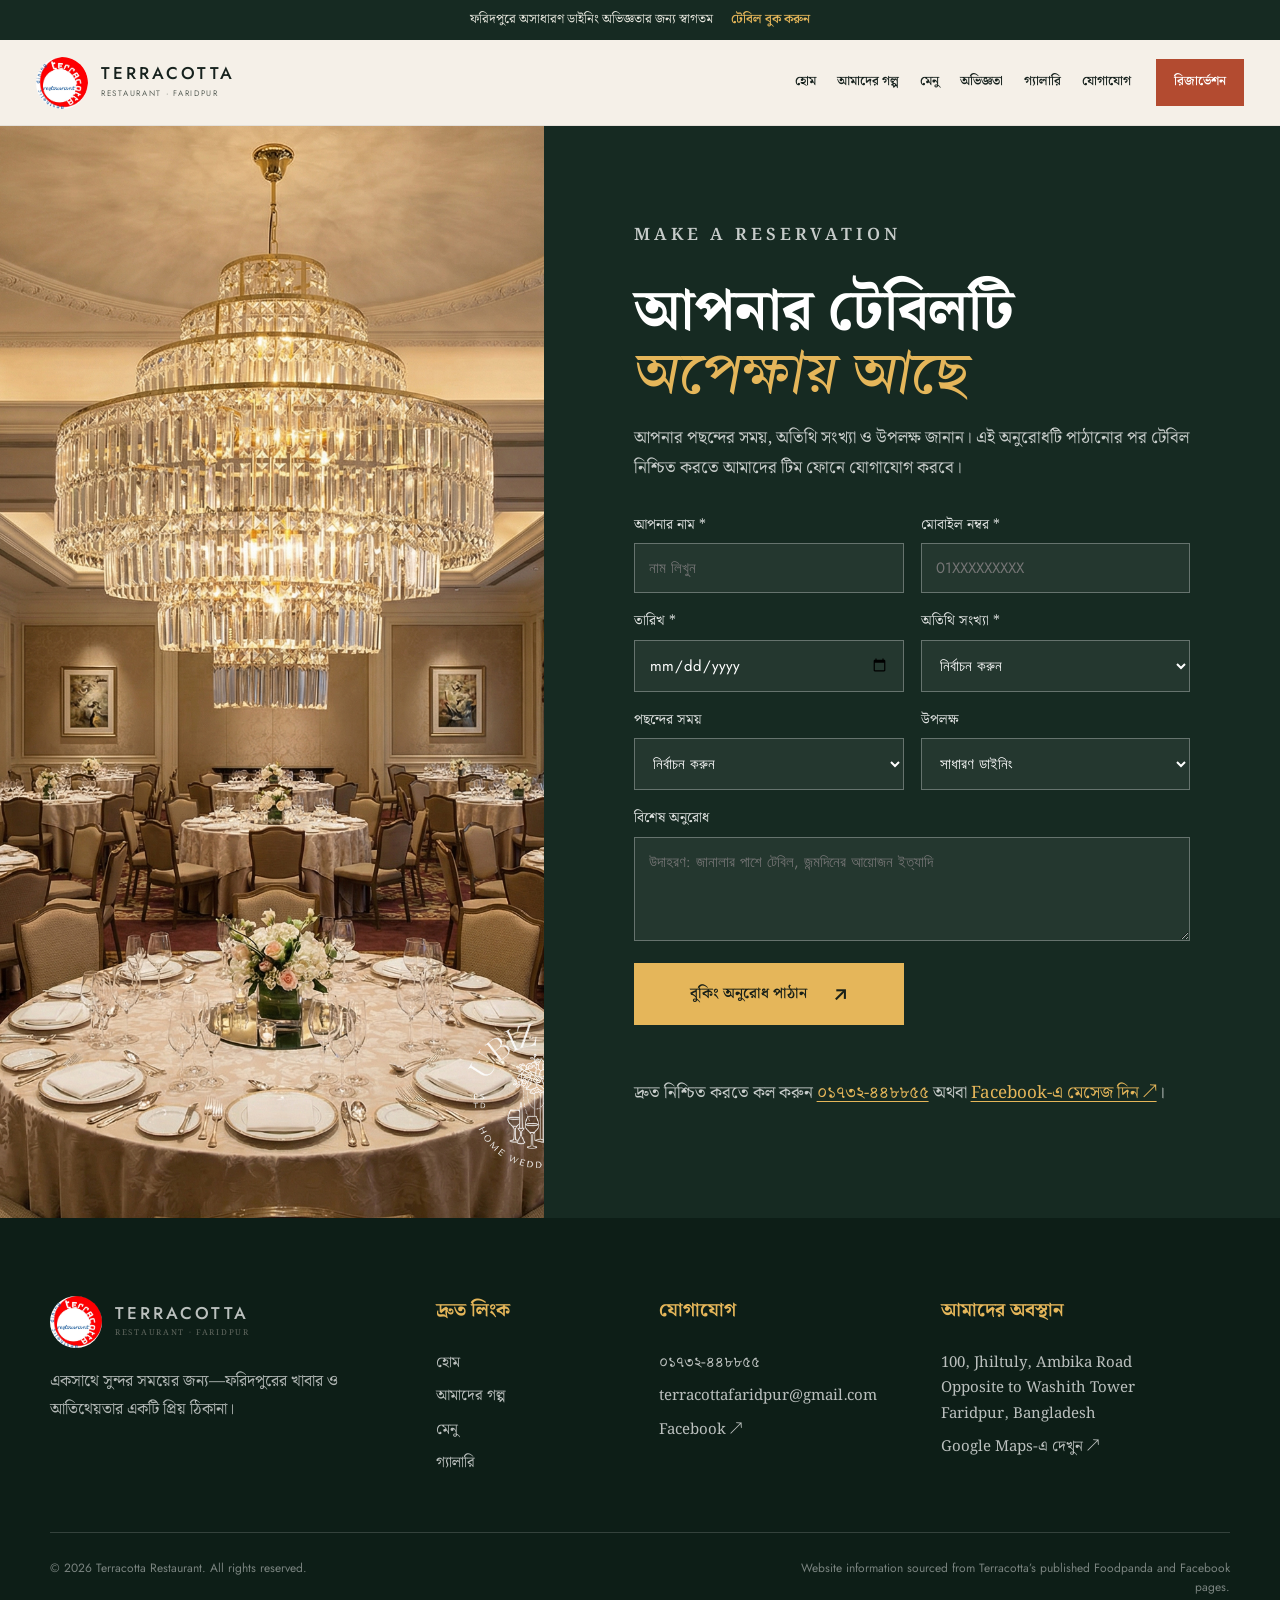
<file: reservation.html>
<!doctype html><html lang="bn"><head><meta charset="UTF-8"><meta name="viewport" content="width=device-width,initial-scale=1"><title>রিজার্ভেশন · Terracotta</title><meta name="description" content="Terracotta Restaurant-এ টেবিল রিজার্ভেশনের অনুরোধ করুন।"><link rel="icon" href="assets/logo-restaurant.jpg"><link rel="stylesheet" href="styles.css"></head><body class="inner-page"><div class="announcement-bar">ফরিদপুরে অসাধারণ ডাইনিং অভিজ্ঞতার জন্য স্বাগতম <a href="reservation.html">টেবিল বুক করুন</a></div><header class="site-header"><div class="header-inner"><a class="brand" href="index.html"><img src="assets/logo-restaurant.jpg" alt="Terracotta logo"><span class="brand-copy"><strong>TERRACOTTA</strong><small>RESTAURANT · FARIDPUR</small></span></a><button class="mobile-menu-btn" id="mobileMenuBtn" aria-label="মেনু খুলুন" aria-expanded="false"><i></i><i></i><i></i></button><nav class="main-nav" id="navLinks"><a href="index.html">হোম</a><a href="about.html">আমাদের গল্প</a><a href="menu.html">মেনু</a><a href="experience.html">অভিজ্ঞতা</a><a href="gallery.html">গ্যালারি</a><a href="contact.html">যোগাযোগ</a><a class="nav-cta active" href="reservation.html">রিজার্ভেশন</a></nav></div></header><main><section class="booking-layout"><div class="booking-image"><img src="assets/reservation.jpg" alt="Terracotta Restaurant event space"></div><div class="booking-form-wrap"><p class="eyebrow gold">MAKE A RESERVATION</p><h1>আপনার টেবিলটি<br><em>অপেক্ষায় আছে</em></h1><p>আপনার পছন্দের সময়, অতিথি সংখ্যা ও উপলক্ষ জানান। এই অনুরোধটি পাঠানোর পর টেবিল নিশ্চিত করতে আমাদের টিম ফোনে যোগাযোগ করবে।</p><form class="booking-form" id="bookingForm"><div class="form-field"><label for="guestName">আপনার নাম *</label><input id="guestName" name="name" required autocomplete="name" placeholder="নাম লিখুন"></div><div class="form-field"><label for="guestPhone">মোবাইল নম্বর *</label><input id="guestPhone" name="phone" required inputmode="tel" autocomplete="tel" placeholder="01XXXXXXXXX"></div><div class="form-field"><label for="bookingDate">তারিখ *</label><input id="bookingDate" name="date" required type="date"></div><div class="form-field"><label for="guestCount">অতিথি সংখ্যা *</label><select id="guestCount" name="guests" required><option value="">নির্বাচন করুন</option><option>১–২ জন</option><option>৩–৫ জন</option><option>৬–১০ জন</option><option>১০+ জন</option></select></div><div class="form-field"><label for="bookingTime">পছন্দের সময়</label><select id="bookingTime" name="time"><option value="">নির্বাচন করুন</option><option>দুপুর</option><option>বিকেল</option><option>সন্ধ্যা</option><option>রাত</option></select></div><div class="form-field"><label for="occasion">উপলক্ষ</label><select id="occasion" name="occasion"><option value="">সাধারণ ডাইনিং</option><option>পারিবারিক আয়োজন</option><option>জন্মদিন</option><option>ব্যবসায়িক/দলগত</option><option>অন্যান্য</option></select></div><div class="form-field full"><label for="bookingNote">বিশেষ অনুরোধ</label><textarea id="bookingNote" name="note" placeholder="উদাহরণ: জানালার পাশে টেবিল, জন্মদিনের আয়োজন ইত্যাদি"></textarea></div><button class="button button-gold full" type="submit">বুকিং অনুরোধ পাঠান <span>↗</span></button><p class="form-status" id="formStatus" role="status"></p></form><p class="booking-alternative">দ্রুত নিশ্চিত করতে কল করুন <a href="tel:+8801732448855">০১৭৩২-৪৪৮৮৫৫</a> অথবা <a target="_blank" rel="noopener" href="https://www.facebook.com/profile.php?id=100063638885169">Facebook-এ মেসেজ দিন ↗</a>।</p></div></section></main><footer class="site-footer site-footer-rich"><div class="footer-grid content-width"><div class="footer-brand"><a class="brand" href="index.html"><img src="assets/logo-restaurant.jpg" alt="Terracotta logo"><span class="brand-copy"><strong>TERRACOTTA</strong><small>RESTAURANT · FARIDPUR</small></span></a><p>একসাথে সুন্দর সময়ের জন্য—ফরিদপুরের খাবার ও আতিথেয়তার একটি প্রিয় ঠিকানা।</p></div><div><h3>দ্রুত লিংক</h3><a href="index.html">হোম</a><a href="about.html">আমাদের গল্প</a><a href="menu.html">মেনু</a><a href="gallery.html">গ্যালারি</a></div><div><h3>যোগাযোগ</h3><a href="tel:+8801732448855">০১৭৩২-৪৪৮৮৫৫</a><a href="mailto:terracottafaridpur@gmail.com">terracottafaridpur@gmail.com</a><a href="https://www.facebook.com/profile.php?id=100063638885169" target="_blank" rel="noopener">Facebook ↗</a></div><div><h3>আমাদের অবস্থান</h3><p>100, Jhiltuly, Ambika Road<br>Opposite to Washith Tower<br>Faridpur, Bangladesh</p><a href="https://maps.app.goo.gl/ciB4F9gbJDZogEp39?g_st=ic" target="_blank" rel="noopener">Google Maps-এ দেখুন ↗</a></div></div><div class="footer-bottom content-width"><span>© <span class="current-year">2026</span> Terracotta Restaurant. All rights reserved.</span><span>Website information sourced from Terracotta’s published Foodpanda and Facebook pages.</span></div></footer><script src="js/main.js"></script></body></html>
</file>
<file: styles.css>
@import url('https://fonts.googleapis.com/css2?family=Inter:wght@300;400;500;600&family=Noto+Serif+Bengali:wght@400;500;600;700&family=Tiro+Bangla:ital@0;1&display=swap');

@font-face{font-family:JostLocal;src:url('assets/fonts/jost-400.woff2')}@font-face{font-family:JostLocal;src:url('assets/fonts/jost-500.woff2');font-weight:500}@font-face{font-family:CormorantLocal;src:url('assets/fonts/cormorant-500.woff2');font-weight:500}@font-face{font-family:CormorantLocal;src:url('assets/fonts/cormorant-600.woff2');font-weight:600}

:root{--cream:#f5f0e8;--green:#162a22;--green-deep:#0d1e17;--ink:#16211d;--terracotta:#b34b30;--gold:#e5b65a;--muted:#697872;--bn:'Noto Serif Bengali','Tiro Bangla',serif;--sans:JostLocal,Inter,sans-serif;--english:CormorantLocal,Georgia,serif}
*{box-sizing:border-box;margin:0;padding:0}html{scroll-behavior:smooth}body{background:var(--cream);color:var(--ink);font-family:var(--sans);line-height:1.6;overflow-x:hidden}a{text-decoration:none;color:inherit}img{display:block;max-width:100%}.page-width{width:min(1640px,calc(100% - 80px));margin:0 auto}.section-cream{background:var(--cream)}

.announcement-bar{height:40px;display:flex;align-items:center;justify-content:center;gap:18px;background:var(--green);color:#e5e5dc;font-family:var(--bn);font-size:13px}.announcement-bar a{color:var(--gold);font-weight:600}
.site-header{height:86px;background:var(--cream);position:sticky;top:0;z-index:20;border-bottom:1px solid rgba(22,33,29,.07)}.header-inner{width:min(1840px,calc(100% - 110px));height:100%;margin:auto;display:flex;align-items:center;justify-content:space-between}.brand{display:flex;align-items:center;gap:13px}.brand img{width:52px;height:52px;object-fit:cover;border-radius:50%}.brand-copy{display:flex;flex-direction:column}.brand-copy strong{font-family:var(--sans);font-size:17px;letter-spacing:3px;line-height:1.05;font-weight:500}.brand-copy small{font-size:8px;letter-spacing:1.7px;color:#5f665e;margin-top:4px}.main-nav{display:flex;align-items:center;gap:32px;font-family:var(--bn);font-size:14px;font-weight:600}.main-nav a{transition:color .25s}.main-nav a:hover,.main-nav a.active{color:var(--terracotta)}.nav-cta{background:var(--terracotta);color:#fff!important;padding:13px 22px;margin-left:4px}.mobile-menu-btn{display:none}

.hero{height:calc(100vh - 126px);min-height:680px;position:relative;overflow:hidden;color:#fff}.hero .page-width{width:min(1990px,calc(100% - 240px))}.hero-image,.hero-shade{position:absolute;inset:0;width:100%;height:100%}.hero-image{object-fit:cover;object-position:center center}.hero-shade{background:linear-gradient(90deg,rgba(7,24,23,.86) 0%,rgba(7,24,23,.66) 31%,rgba(7,24,23,.26) 63%,rgba(7,24,23,.05) 100%)}.hero-inner{height:100%;position:relative;z-index:1;display:flex;align-items:center}.hero-copy{padding-left:132px;margin-top:42px;max-width:820px}.eyebrow{font-size:13px;letter-spacing:4px;font-weight:600;line-height:1.2}.gold{color:var(--gold)}.terracotta{color:var(--terracotta)}.hero-copy .eyebrow{margin-bottom:24px}.hero h1,.welcome h2,.welcome h1,.signatures h2,.signatures h1,.events h2,.events h1,.gallery h2,.gallery h1,.reservation h2,.reservation h1{font-family:var(--bn);font-weight:700;line-height:1.12}.hero h1{font-size:104px;line-height:.96;letter-spacing:0}.hero h1 em,.welcome h2 em,.welcome h1 em,.signatures h2 em,.signatures h1 em,.events h2 em,.events h1 em,.gallery h2 em,.gallery h1 em,.reservation h2 em,.reservation h1 em{font-family:'Tiro Bangla',var(--bn);font-style:italic;font-weight:500}.hero h1 em{color:var(--gold)}.hero-lead{max-width:540px;font-family:var(--bn);font-size:20px;line-height:1.66;margin:31px 0 35px;color:rgba(255,255,255,.92)}.hero-actions{display:flex;align-items:center;gap:34px}.hero-actions .button{min-width:214px;min-height:68px;padding:0 28px;font-size:16px;gap:28px}.hero-actions .text-link{font-size:16px}.button{display:inline-flex;align-items:center;justify-content:center;gap:26px;min-height:62px;padding:0 27px;font-family:var(--bn);font-weight:600;font-size:15px;transition:transform .25s,background .25s,border-color .25s}.button span,.text-link span{font-family:var(--sans);font-size:20px}.button:hover{transform:translateY(-3px)}.button-gold{background:var(--gold);color:#192018}.button-gold:hover{background:#f1c66c}.text-link{display:inline-flex;align-items:center;gap:12px;font-family:var(--bn);font-weight:600;font-size:15px}.text-link.light{color:#fff}.text-link.light:hover{color:var(--gold)}.hero-bottom{position:absolute;z-index:2;bottom:30px;left:50%;transform:translateX(-50%);display:flex;align-items:flex-end;justify-content:space-between}.scroll-note{display:flex;align-items:center;gap:18px;font-family:var(--sans);font-size:11px;letter-spacing:3px;color:rgba(255,255,255,.8);font-weight:600}.scroll-note i{display:block;width:62px;height:1px;background:rgba(255,255,255,.65)}.hero-watermark{position:absolute;right:0;bottom:160px;text-align:right;display:flex;flex-direction:column}.hero-watermark b{font-size:15px;letter-spacing:4px}.hero-watermark em{font-family:var(--english);font-size:34px;color:rgba(255,255,255,.78)}

.welcome{padding:160px 0 170px}.split{display:grid;grid-template-columns:1fr 1fr;align-items:center}.welcome .split{gap:180px}.image-frame{overflow:hidden}.welcome-image img{width:100%;height:750px;object-fit:cover}.welcome-copy{max-width:700px}.welcome-copy .eyebrow{margin-bottom:25px}.welcome h2{font-size:67px;margin-bottom:38px}.welcome h2 em,.events h2 em,.gallery h2 em{color:var(--gold)}.welcome-copy>p:not(.eyebrow){font-family:var(--bn);font-size:20px;color:#71807b;line-height:1.85;margin-bottom:21px}.terracotta-link{color:var(--terracotta);margin-top:24px}.terracotta-link:hover{color:var(--gold)}

.signatures{background:var(--green);color:#fff;padding:38px 0 82px}.center-heading{text-align:center}.center-heading .eyebrow{margin-bottom:13px}.signatures h2{font-size:72px;line-height:1.05;margin-bottom:22px}.signatures h2 em{color:var(--gold)}.center-heading>p:last-child{font-family:var(--bn);font-size:19px;color:rgba(255,255,255,.8)}.signature-grid{display:grid;grid-template-columns:repeat(3,1fr);gap:24px;margin:78px 0 54px}.signature-card{height:590px;position:relative;overflow:hidden;background:#111}.signature-card img{width:100%;height:100%;object-fit:cover;transition:transform .6s}.signature-card:first-child img{object-position:center}.signature-card:hover img{transform:scale(1.04)}.signature-card::after{content:"";position:absolute;inset:32% 0 0;background:linear-gradient(transparent,rgba(4,14,10,.9))}.signature-card>div{position:absolute;z-index:1;bottom:37px;left:38px;right:30px}.card-label{color:var(--gold);font-size:13px;letter-spacing:3px;font-weight:600;margin-bottom:12px}.signature-card h3{font-family:var(--bn);font-size:35px;line-height:1.15;margin-bottom:13px}.signature-card>div>p:last-child{font-family:var(--bn);font-size:16px;color:rgba(255,255,255,.78)}.center-action{text-align:center}.button-outline{border:1px solid rgba(229,182,90,.7);color:#fff;min-width:270px}.button-outline:hover{border-color:#fff;color:var(--gold)}

.events{padding:32px 0 115px}.events .split{grid-template-columns:1fr 1.05fr;align-items:start}.events-copy{padding:122px 80px 0 0}.events-copy .eyebrow{margin-bottom:27px}.events h2{font-size:70px;line-height:1.1;margin-bottom:41px}.events-copy>p:not(.eyebrow){font-family:var(--bn);font-size:20px;color:#6e7d77;line-height:1.85;max-width:580px}.events-image{position:relative;height:690px}.events-image img{width:100%;height:100%;object-fit:cover}.feature-box{position:absolute;left:-115px;bottom:-66px;width:267px;height:238px;background:var(--terracotta);color:#fff;padding:52px 47px}.feature-box strong{font-family:var(--english);font-size:50px;line-height:1}.feature-box h3{font-family:var(--bn);font-size:21px;line-height:1.2;margin:7px 0 10px}.feature-box p{font-size:15px;line-height:1.6;color:rgba(255,255,255,.8)}

.gallery{padding:75px 0 178px}.gallery-inner{width:min(1824px,calc(100% - 224px));margin:auto}.gallery-heading{display:flex;justify-content:space-between;align-items:flex-end;margin-bottom:66px}.gallery-heading .eyebrow{margin-bottom:8px}.gallery h2{font-size:68px;line-height:1.08;text-align:left}.gallery-grid{display:grid;grid-template-columns:1.5fr 1fr 1fr 1.5fr;gap:20px}.gallery-grid>div{height:510px;overflow:hidden}.gallery-grid img{width:100%;height:100%;object-fit:cover;transition:transform .6s}.gallery-grid>div:hover img{transform:scale(1.04)}

.reservation{display:grid;grid-template-columns:1fr 1fr;min-height:665px;background:var(--green);color:#fff}.reservation-image{height:665px}.reservation-image img{width:100%;height:100%;object-fit:cover}.reservation-copy{padding:80px 9%;display:flex;flex-direction:column;justify-content:center}.reservation-copy .eyebrow{margin-bottom:25px}.reservation h2{font-size:72px;line-height:1.08;margin-bottom:37px}.reservation h2 em{color:var(--gold)}.reservation-copy>p:not(.eyebrow){font-family:var(--bn);font-size:20px;line-height:1.8;color:rgba(255,255,255,.8);max-width:570px;margin-bottom:36px}.reservation-copy .button{align-self:flex-start;min-width:294px}.site-footer{background:var(--green-deep);color:#fff;padding:70px 0 0}.footer-inner{width:min(1824px,calc(100% - 224px));margin:auto;display:flex;align-items:center;justify-content:space-between;padding-bottom:42px}.footer-inner .brand img{width:64px;height:64px}.footer-inner .brand-copy strong{font-size:19px}.footer-inner p{font-family:var(--bn);font-size:18px;color:rgba(255,255,255,.75)}.footer-link{color:var(--gold);font-size:18px}.footer-bottom{width:min(1824px,calc(100% - 224px));margin:auto;border-top:1px solid rgba(255,255,255,.16);padding:26px 0 30px;color:rgba(255,255,255,.45);font-size:15px}

@media (max-width:1400px){.page-width{width:min(1180px,calc(100% - 64px))}.hero .page-width{width:min(1180px,calc(100% - 64px))}.header-inner{width:calc(100% - 64px)}.hero h1{font-size:68px}.hero-copy{padding-left:60px;margin-top:0}.hero-actions .button{min-width:210px;min-height:62px;font-size:15px;gap:26px}.hero-actions .text-link{font-size:15px}.welcome .split{gap:70px}.welcome-image img{height:600px}.welcome h2,.events h2,.reservation h2{font-size:57px}.signatures h2{font-size:60px}.signature-card{height:480px}.events-image{height:560px}.gallery-inner,.footer-inner,.footer-bottom{width:min(1180px,calc(100% - 64px))}.gallery-grid>div{height:360px}}
@media (max-width:900px){.announcement-bar{height:auto;min-height:43px;padding:8px 16px;text-align:center;gap:10px;font-size:12px}.site-header{height:82px}.header-inner{width:calc(100% - 36px)}.brand{gap:10px}.brand img{width:53px;height:53px}.brand-copy strong{font-size:16px;letter-spacing:2px}.brand-copy small{font-size:8px;letter-spacing:1px}.mobile-menu-btn{display:flex;border:0;background:transparent;flex-direction:column;gap:5px;padding:8px}.mobile-menu-btn i{width:25px;height:2px;background:var(--ink);display:block}.main-nav{display:none;position:absolute;top:125px;left:0;right:0;background:var(--cream);padding:20px 20px 24px;flex-direction:column;align-items:stretch;gap:2px;box-shadow:0 14px 24px rgba(0,0,0,.12)}.main-nav.open{display:flex}.main-nav a{padding:9px 0}.main-nav .nav-cta{text-align:center;margin-top:8px;padding:12px}.hero{height:auto;min-height:690px}.hero-inner{min-height:610px;width:calc(100% - 40px)}.hero-copy{padding:0;margin-top:0;align-self:center}.hero h1{font-size:50px;letter-spacing:-1px}.hero-lead{font-size:17px;margin:22px 0 30px}.hero-bottom{width:calc(100% - 40px);bottom:24px}.hero-watermark{display:none}.button{min-height:58px;padding:0 22px;font-size:15px}.welcome,.gallery{padding:80px 0}.split,.events .split,.reservation{grid-template-columns:1fr}.page-width{width:calc(100% - 40px)}.welcome .split{gap:42px}.welcome-image img{height:420px}.welcome-copy,.events-copy{max-width:none}.welcome h2,.events h2,.gallery h2,.reservation h2{font-size:47px}.welcome-copy>p:not(.eyebrow),.events-copy>p:not(.eyebrow),.reservation-copy>p:not(.eyebrow){font-size:17px}.signatures{padding:70px 0}.signatures h2{font-size:52px}.center-heading>p:last-child{font-size:16px}.signature-grid{grid-template-columns:1fr;gap:18px;margin:45px 0 35px}.signature-card{height:420px}.events{padding:80px 0 110px}.events-copy{padding:0 0 44px}.events-image{height:480px}.feature-box{left:20px;bottom:-44px;width:220px;height:190px;padding:28px 30px}.feature-box strong{font-size:40px}.gallery-heading{display:block;margin-bottom:38px}.gallery-heading h2{margin-top:18px}.gallery-inner{width:calc(100% - 40px)}.gallery-grid{grid-template-columns:1fr 1fr;gap:12px}.gallery-grid>div{height:260px}.gallery-grid>div:first-child,.gallery-grid>div:last-child{grid-column:span 2}.reservation-image{height:390px}.reservation-copy{padding:65px 20px 75px}.site-footer{padding-top:42px}.footer-inner{width:calc(100% - 40px);align-items:flex-start;flex-direction:column;gap:24px}.footer-inner p{font-size:16px}.footer-link{font-size:15px}.footer-bottom{width:calc(100% - 40px);font-size:12px}}
@media (max-width:520px){.hero h1{font-size:42px}.hero-actions{gap:15px;flex-direction:column;align-items:flex-start}.hero-actions .button{width:100%}.hero-actions .text-link{padding-left:6px}.welcome h2,.events h2,.gallery h2,.reservation h2{font-size:39px}.signature-card{height:390px}.signature-card>div{left:22px;right:20px;bottom:22px}.signature-card h3{font-size:28px}.card-label{font-size:11px}.gallery-grid{grid-template-columns:1fr}.gallery-grid>div,.gallery-grid>div:first-child,.gallery-grid>div:last-child{grid-column:auto;height:270px}.reservation-image{height:300px}}

/* Standalone section pages */
.page-section{min-height:calc(100vh - 126px)}
.inner-page .welcome{padding:112px 0 128px}.inner-page .welcome h1{font-size:67px;margin-bottom:38px}.inner-page .signatures{padding:76px 0 86px}.inner-page .signatures h1{font-size:72px;line-height:1.05;margin-bottom:22px}.inner-page .events{padding:82px 0 130px}.inner-page .events h1{font-size:70px;line-height:1.1;margin-bottom:41px}.inner-page .gallery{padding:92px 0 132px}.inner-page .gallery h1{font-size:68px;line-height:1.08;text-align:left}.inner-page .reservation{min-height:calc(100vh - 126px)}.inner-page .reservation-image{min-height:calc(100vh - 126px);height:auto}.inner-page .reservation h1{font-size:72px;line-height:1.08;margin-bottom:37px}
@media (max-width:900px){.main-nav{top:82px}.hero-copy{padding-left:0}.inner-page .welcome{padding:80px 0}.inner-page .welcome h1,.inner-page .signatures h1,.inner-page .events h1,.inner-page .gallery h1,.inner-page .reservation h1{font-size:47px}.inner-page .signatures{padding:70px 0}.inner-page .events{padding:80px 0 110px}.inner-page .gallery{padding:80px 0}.inner-page .reservation-image{min-height:390px}.inner-page .reservation{min-height:0}}

@media (min-width:1401px){.hero-copy{padding-left:96px;max-width:740px}.hero-copy .eyebrow{font-size:12px}.hero h1{font-size:94px;line-height:.98}.hero-lead{max-width:440px;font-size:18px;line-height:1.68;margin:28px 0 32px}.hero-actions{gap:32px}.hero-actions .button{min-width:200px;min-height:62px;padding:0 26px;font-size:15px;gap:26px}.hero-actions .text-link{font-size:15px}}

/* Full-site content and production pages */
.content-width{width:min(1280px,calc(100% - 80px));margin-inline:auto}.page-section-light{background:var(--cream)}.home-intro{padding:150px 0}.split-intro{display:grid;grid-template-columns:minmax(350px,.94fr) 1.06fr;gap:clamp(60px,10vw,160px);align-items:center}.intro-photo{height:650px;overflow:hidden}.intro-photo img{width:100%;height:100%;object-fit:cover}.intro-copy{max-width:620px}.intro-copy .eyebrow,.occasion-copy .eyebrow{margin-bottom:20px}.intro-copy h2,.occasion-copy h2,.home-menu-highlight h2,.gallery-heading-home h2,.visit-copy h2{font-family:var(--bn);font-size:clamp(46px,4.3vw,70px);line-height:1.08;margin-bottom:30px}.intro-copy h2 em,.occasion-copy h2 em,.home-menu-highlight h2 em,.gallery-heading-home h2 em,.visit-copy h2 em{color:var(--gold);font-family:'Tiro Bangla',var(--bn);font-style:italic;font-weight:500}.intro-copy>p:not(.eyebrow),.occasion-copy>p:not(.eyebrow){font-family:var(--bn);font-size:18px;line-height:1.88;color:var(--muted);margin-bottom:17px}.home-menu-highlight{background:var(--green);padding:124px 0 108px;color:#fff}.section-title-row{display:flex;justify-content:space-between;align-items:flex-end;gap:30px}.section-title-row .eyebrow{margin-bottom:14px}.featured-dishes{display:grid;grid-template-columns:repeat(3,1fr);gap:22px;margin-top:60px}.featured-dishes article{position:relative;min-height:480px;overflow:hidden;background:#102019}.featured-dishes img{position:absolute;inset:0;width:100%;height:100%;object-fit:cover;transition:transform .55s}.featured-dishes article:hover img{transform:scale(1.04)}.featured-dishes article:after{content:"";position:absolute;inset:25% 0 0;background:linear-gradient(transparent,rgba(6,17,13,.93))}.featured-dishes article>div{position:absolute;z-index:1;bottom:0;left:0;right:0;padding:34px}.featured-dishes span{font-size:11px;letter-spacing:2.6px;color:var(--gold);font-weight:600}.featured-dishes h3{font-family:var(--bn);font-size:29px;line-height:1.2;margin:12px 0 9px}.featured-dishes p{font-family:var(--bn);font-size:15px;line-height:1.55;color:rgba(255,255,255,.78);min-height:48px}.featured-dishes strong{display:block;color:var(--gold);font-size:16px;margin-top:15px}.menu-source-note{font-family:var(--bn);font-size:14px;text-align:center;color:rgba(255,255,255,.56);margin-top:28px}.home-occasions{padding:145px 0 170px}.occasions-grid{display:grid;grid-template-columns:.92fr 1.08fr;align-items:center;gap:90px}.occasion-copy{padding-left:6%}.occasion-photo{position:relative;height:640px}.occasion-photo>img{width:100%;height:100%;object-fit:cover}.occasion-badge{position:absolute;left:-78px;bottom:-46px;width:245px;background:var(--terracotta);color:#fff;padding:35px}.occasion-badge b{display:block;font-family:var(--english);font-size:46px;line-height:1}.occasion-badge strong{display:block;font-family:var(--bn);font-size:19px;margin-top:8px}.occasion-badge small{display:block;margin-top:8px;line-height:1.45;color:rgba(255,255,255,.8)}.home-gallery{padding:100px 0 145px;background:#efe9df}.gallery-heading-home{display:flex;align-items:flex-end;justify-content:space-between;gap:30px;margin-bottom:55px}.gallery-heading-home .eyebrow{margin-bottom:10px}.home-gallery-grid{display:grid;grid-template-columns:1.2fr .82fr .82fr 1.2fr;gap:18px}.home-gallery-grid img{width:100%;height:390px;object-fit:cover}.home-gallery-grid img:nth-child(2){object-position:center}.home-visit{display:grid;grid-template-columns:1fr 1fr;min-height:650px;background:#21382d;color:#fff}.visit-photo img{width:100%;height:100%;min-height:650px;object-fit:cover}.visit-copy{padding:clamp(70px,8vw,130px);display:flex;flex-direction:column;justify-content:center}.visit-copy .eyebrow{margin-bottom:22px}.visit-copy>p:not(.eyebrow){font-family:var(--bn);font-size:18px;line-height:1.85;color:rgba(255,255,255,.8);max-width:500px;margin-bottom:32px}.visit-actions{display:flex;align-items:center;gap:28px}.site-footer-rich{padding:78px 0 0}.footer-grid{display:grid;grid-template-columns:1.6fr .7fr 1fr 1.35fr;gap:50px;padding-bottom:55px}.footer-grid h3{font-family:var(--bn);font-size:19px;color:var(--gold);margin-bottom:16px}.footer-grid>div:not(.footer-brand){display:flex;flex-direction:column;align-items:flex-start;gap:8px}.footer-grid a,.footer-grid p{font-family:var(--bn);font-size:15px;color:rgba(255,255,255,.72);line-height:1.7;transition:color .2s}.footer-grid a:hover{color:var(--gold)}.footer-brand p{font-family:var(--bn);font-size:16px;line-height:1.75;color:rgba(255,255,255,.68);max-width:320px;margin-top:20px}.site-footer-rich .footer-bottom{display:flex;justify-content:space-between;gap:25px;font-size:12px}.site-footer-rich .footer-bottom span:last-child{max-width:460px;text-align:right}

.page-hero{position:relative;min-height:405px;display:flex;align-items:end;color:#fff;overflow:hidden}.page-hero img{position:absolute;inset:0;width:100%;height:100%;object-fit:cover}.page-hero:after{content:"";position:absolute;inset:0;background:linear-gradient(90deg,rgba(8,27,21,.87),rgba(8,27,21,.45))}.page-hero .content-width{position:relative;z-index:1;padding:85px 0}.page-hero h1{font-family:var(--bn);font-size:clamp(48px,5vw,76px);line-height:1.08;max-width:760px}.page-hero h1 em{color:var(--gold);font-family:'Tiro Bangla',var(--bn);font-weight:500}.page-hero .eyebrow{margin-bottom:15px}.page-lead{font-family:var(--bn);font-size:18px;color:rgba(255,255,255,.82);max-width:620px;margin-top:18px}.detail-section{padding:120px 0}.detail-section.alt{background:#eee8df}.detail-section.dark{background:var(--green);color:#fff}.section-kicker{font-size:12px;letter-spacing:3px;font-weight:600;color:var(--terracotta);margin-bottom:14px}.dark .section-kicker{color:var(--gold)}.detail-section h2{font-family:var(--bn);font-size:clamp(38px,4vw,61px);line-height:1.12;margin-bottom:24px}.detail-section h2 em{font-family:'Tiro Bangla',var(--bn);font-weight:500;font-style:italic;color:var(--gold)}.detail-section .body-copy{font-family:var(--bn);font-size:18px;line-height:1.9;color:var(--muted)}.dark .body-copy{color:rgba(255,255,255,.76)}.two-column-content{display:grid;grid-template-columns:1fr 1fr;gap:clamp(55px,9vw,150px);align-items:center}.two-column-content.image-right .content-image{order:2}.content-image{height:570px;overflow:hidden}.content-image img{width:100%;height:100%;object-fit:cover}.value-grid{display:grid;grid-template-columns:repeat(3,1fr);gap:20px;margin-top:60px}.value-card{padding:34px;background:rgba(255,255,255,.07);border:1px solid rgba(229,182,90,.2)}.value-card strong{display:block;color:var(--gold);font-size:13px;letter-spacing:2px;margin-bottom:18px}.value-card h3{font-family:var(--bn);font-size:28px;margin-bottom:10px}.value-card p{font-family:var(--bn);font-size:16px;line-height:1.7;color:rgba(255,255,255,.72)}.stats-strip{display:grid;grid-template-columns:repeat(3,1fr);margin-top:70px;border-top:1px solid rgba(22,42,34,.18);border-bottom:1px solid rgba(22,42,34,.18)}.stat{padding:30px;text-align:center;border-right:1px solid rgba(22,42,34,.18)}.stat:last-child{border:0}.stat strong{display:block;font-family:var(--english);font-size:48px;color:var(--terracotta);line-height:1}.stat span{font-family:var(--bn);font-size:16px;color:var(--muted)}

.menu-intro{padding:90px 0 45px;text-align:center}.menu-intro h1{font-family:var(--bn);font-size:clamp(48px,5vw,74px);line-height:1.1}.menu-intro h1 em{color:var(--gold);font-family:'Tiro Bangla',var(--bn);font-weight:500}.menu-intro>p{font-family:var(--bn);font-size:18px;color:var(--muted);max-width:720px;margin:20px auto 0}.menu-tabs{display:flex;flex-wrap:wrap;justify-content:center;gap:10px;padding:25px 0 55px}.menu-tabs a{border:1px solid rgba(22,42,34,.25);padding:9px 15px;font-family:var(--bn);font-size:14px;transition:.2s}.menu-tabs a:hover{background:var(--green);color:#fff;border-color:var(--green)}.menu-page{padding-bottom:120px}.menu-category{scroll-margin-top:110px;margin-bottom:60px}.menu-category-header{display:flex;justify-content:space-between;align-items:end;border-bottom:2px solid var(--green);padding-bottom:12px;margin-bottom:15px}.menu-category-header h2{font-family:var(--bn);font-size:34px;line-height:1.1}.menu-category-header span{font-size:11px;letter-spacing:2px;color:var(--terracotta);font-weight:600}.menu-list{display:grid;grid-template-columns:repeat(2,1fr);gap:0 50px}.menu-item{padding:18px 0;border-bottom:1px solid rgba(22,42,34,.14)}.menu-item-top{display:flex;align-items:baseline;gap:9px}.menu-item h3{font-family:var(--bn);font-size:19px;line-height:1.35;font-weight:600}.menu-item i{border-bottom:1px dotted rgba(22,42,34,.35);flex:1;transform:translateY(-4px)}.menu-item strong{font-family:var(--sans);font-size:14px;color:var(--terracotta);white-space:nowrap}.menu-item p{font-family:var(--bn);font-size:13px;line-height:1.55;color:var(--muted);margin-top:5px}.menu-cta{background:var(--green);color:#fff;padding:70px;text-align:center}.menu-cta h2{font-family:var(--bn);font-size:42px;line-height:1.2}.menu-cta p{font-family:var(--bn);color:rgba(255,255,255,.75);margin:13px auto 28px;max-width:670px}

.gallery-feature{padding:115px 0 50px}.gallery-feature-grid{display:grid;grid-template-columns:1.2fr .8fr;gap:22px}.gallery-feature-grid img{width:100%;height:570px;object-fit:cover}.gallery-feature-grid img:last-child{height:390px;align-self:end}.gallery-collection{padding:70px 0 125px}.masonry-gallery{display:grid;grid-template-columns:repeat(12,1fr);gap:16px}.masonry-gallery figure{margin:0;overflow:hidden;position:relative;background:var(--green)}.masonry-gallery img{width:100%;height:100%;object-fit:cover;transition:transform .45s,opacity .3s}.masonry-gallery figure:hover img{transform:scale(1.04);opacity:.85}.masonry-gallery figure:nth-child(1){grid-column:span 5;height:430px}.masonry-gallery figure:nth-child(2){grid-column:span 3;height:430px}.masonry-gallery figure:nth-child(3){grid-column:span 4;height:430px}.masonry-gallery figure:nth-child(4){grid-column:span 4;height:320px}.masonry-gallery figure:nth-child(5){grid-column:span 4;height:320px}.masonry-gallery figure:nth-child(6){grid-column:span 4;height:320px}.masonry-gallery figcaption{position:absolute;inset:auto 0 0;padding:20px;color:#fff;font-family:var(--bn);font-size:17px;background:linear-gradient(transparent,rgba(0,0,0,.72))}

.experience-cards{display:grid;grid-template-columns:repeat(3,1fr);gap:22px;margin-top:50px}.experience-card{border:1px solid rgba(22,42,34,.15);background:#faf8f4}.experience-card img{width:100%;height:290px;object-fit:cover}.experience-card>div{padding:28px}.experience-card span{color:var(--terracotta);font-size:11px;letter-spacing:2px;font-weight:600}.experience-card h3{font-family:var(--bn);font-size:28px;margin:10px 0}.experience-card p{font-family:var(--bn);font-size:15px;line-height:1.7;color:var(--muted)}.event-band{padding:100px 0;background:linear-gradient(90deg,var(--green) 0%,#294537 100%);color:#fff}.event-band .two-column-content{align-items:start}.event-band .button{margin-top:24px}.event-list{display:flex;flex-direction:column;gap:0;border-top:1px solid rgba(255,255,255,.18)}.event-list div{border-bottom:1px solid rgba(255,255,255,.18);padding:20px 0;font-family:var(--bn);display:flex;justify-content:space-between;gap:20px}.event-list span{color:var(--gold)}

.contact-layout{display:grid;grid-template-columns:.9fr 1.1fr;gap:60px;padding:105px 0}.contact-details h1{font-family:var(--bn);font-size:clamp(46px,5vw,68px);line-height:1.1;margin-bottom:22px}.contact-details h1 em{color:var(--gold);font-family:'Tiro Bangla',var(--bn);font-weight:500}.contact-details>p{font-family:var(--bn);font-size:18px;color:var(--muted);line-height:1.8;max-width:520px}.contact-list{margin-top:34px;display:grid;gap:16px}.contact-list div{padding:18px 0;border-bottom:1px solid rgba(22,42,34,.15)}.contact-list b{display:block;font-size:11px;letter-spacing:2px;color:var(--terracotta);margin-bottom:5px}.contact-list a,.contact-list span{font-family:var(--bn);font-size:17px}.contact-list a:hover{color:var(--terracotta)}.map-frame{width:100%;min-height:560px;border:0;background:#ddd}.contact-cta{background:var(--green);padding:78px 0;color:#fff;text-align:center}.contact-cta h2{font-family:var(--bn);font-size:46px}.contact-cta p{font-family:var(--bn);color:rgba(255,255,255,.75);margin:12px auto 25px;max-width:700px}

.booking-layout{display:grid;grid-template-columns:.85fr 1.15fr;min-height:760px}.booking-layout .booking-image{min-height:760px}.booking-image img{width:100%;height:100%;object-fit:cover}.booking-form-wrap{padding:80px clamp(35px,7vw,125px);background:var(--green);color:#fff}.booking-form-wrap h1{font-family:var(--bn);font-size:clamp(42px,4.5vw,62px);line-height:1.1}.booking-form-wrap h1 em{font-family:'Tiro Bangla',var(--bn);color:var(--gold);font-weight:500}.booking-form-wrap>p{font-family:var(--bn);font-size:17px;line-height:1.75;color:rgba(255,255,255,.76);margin:15px 0 30px}.booking-form{display:grid;grid-template-columns:1fr 1fr;gap:17px}.form-field{display:flex;flex-direction:column;gap:7px}.form-field.full{grid-column:1/-1}.form-field label{font-family:var(--bn);font-size:14px;color:rgba(255,255,255,.86)}.form-field input,.form-field select,.form-field textarea{border:1px solid rgba(255,255,255,.3);background:rgba(255,255,255,.06);color:#fff;font:400 15px var(--sans);padding:13px 14px;outline:none}.form-field option{color:var(--ink)}.form-field textarea{min-height:104px;resize:vertical}.form-field input:focus,.form-field select:focus,.form-field textarea:focus{border-color:var(--gold)}.booking-form .button{border:0;cursor:pointer;margin-top:5px}.form-status{grid-column:1/-1;font-family:var(--bn);font-size:15px;color:var(--gold);min-height:22px}.booking-alternative{font-family:var(--bn);font-size:14px;color:rgba(255,255,255,.64);margin-top:24px}.booking-alternative a{color:var(--gold);text-decoration:underline;text-underline-offset:3px}

@media(max-width:1400px){.header-inner{width:calc(100% - 72px)}.main-nav{gap:21px;font-size:13px}.nav-cta{padding-inline:18px}.content-width{width:min(1180px,calc(100% - 64px))}.home-gallery-grid img{height:330px}.footer-grid{grid-template-columns:1.45fr .75fr 1fr 1.25fr}.page-hero{min-height:360px}.detail-section{padding:100px 0}.booking-layout,.booking-layout .booking-image{min-height:650px}}
@media(max-width:900px){.content-width{width:calc(100% - 40px)}.main-nav{top:82px}.home-intro,.home-occasions,.detail-section{padding:78px 0}.split-intro,.occasions-grid,.two-column-content,.contact-layout,.booking-layout{grid-template-columns:1fr;gap:42px}.intro-photo,.content-image{height:420px}.intro-copy h2,.occasion-copy h2,.home-menu-highlight h2,.gallery-heading-home h2,.visit-copy h2{font-size:47px}.home-menu-highlight{padding:76px 0}.section-title-row,.gallery-heading-home{display:block}.section-title-row .button,.gallery-heading-home .text-link{margin-top:24px}.featured-dishes,.value-grid,.experience-cards{grid-template-columns:1fr}.featured-dishes article{min-height:390px}.featured-dishes h3{font-size:27px}.occasion-copy{padding-left:0}.occasion-photo{height:440px}.occasion-badge{left:18px;bottom:-34px;width:210px;padding:25px}.home-gallery{padding:78px 0}.home-gallery-grid{grid-template-columns:1fr 1fr}.home-gallery-grid img{height:250px}.home-gallery-grid img:first-child,.home-gallery-grid img:last-child{grid-column:span 2}.home-visit{grid-template-columns:1fr}.visit-photo img{min-height:360px}.visit-copy{padding:65px 20px 78px}.footer-grid{grid-template-columns:1fr 1fr;gap:34px}.footer-brand{grid-column:1/-1}.site-footer-rich .footer-bottom{display:block}.site-footer-rich .footer-bottom span:last-child{display:block;text-align:left;margin-top:7px}.page-hero .content-width{padding:65px 0}.page-lead{font-size:16px}.two-column-content.image-right .content-image{order:0}.stats-strip{margin-top:45px}.gallery-feature{padding:75px 0 28px}.gallery-feature-grid{grid-template-columns:1fr;gap:14px}.gallery-feature-grid img,.gallery-feature-grid img:last-child{height:340px}.gallery-collection{padding:55px 0 78px}.masonry-gallery{grid-template-columns:1fr 1fr;gap:12px}.masonry-gallery figure:nth-child(n){grid-column:auto;height:250px}.masonry-gallery figure:first-child,.masonry-gallery figure:last-child{grid-column:span 2}.menu-intro{padding:70px 0 25px}.menu-tabs{justify-content:flex-start;padding-bottom:38px}.menu-list{grid-template-columns:1fr;gap:0}.menu-category{margin-bottom:45px}.menu-cta{padding:55px 22px}.event-band{padding:72px 0}.booking-layout .booking-image{min-height:360px}.booking-form-wrap{padding:60px 20px 70px}.booking-form{grid-template-columns:1fr}.form-field.full{grid-column:auto}.map-frame{min-height:400px}}
@media(max-width:520px){.home-gallery-grid{grid-template-columns:1fr}.home-gallery-grid img,.home-gallery-grid img:first-child,.home-gallery-grid img:last-child{grid-column:auto;height:260px}.visit-actions{align-items:flex-start;flex-direction:column}.footer-grid{grid-template-columns:1fr}.footer-brand{grid-column:auto}.masonry-gallery{grid-template-columns:1fr}.masonry-gallery figure:nth-child(n),.masonry-gallery figure:first-child,.masonry-gallery figure:last-child{grid-column:auto;height:260px}.stats-strip{grid-template-columns:1fr}.stat{border-right:0;border-bottom:1px solid rgba(22,42,34,.18)}.stat:last-child{border-bottom:0}.menu-category-header h2{font-size:29px}.menu-item h3{font-size:17px}.menu-item p{font-size:12px}}
</file>
